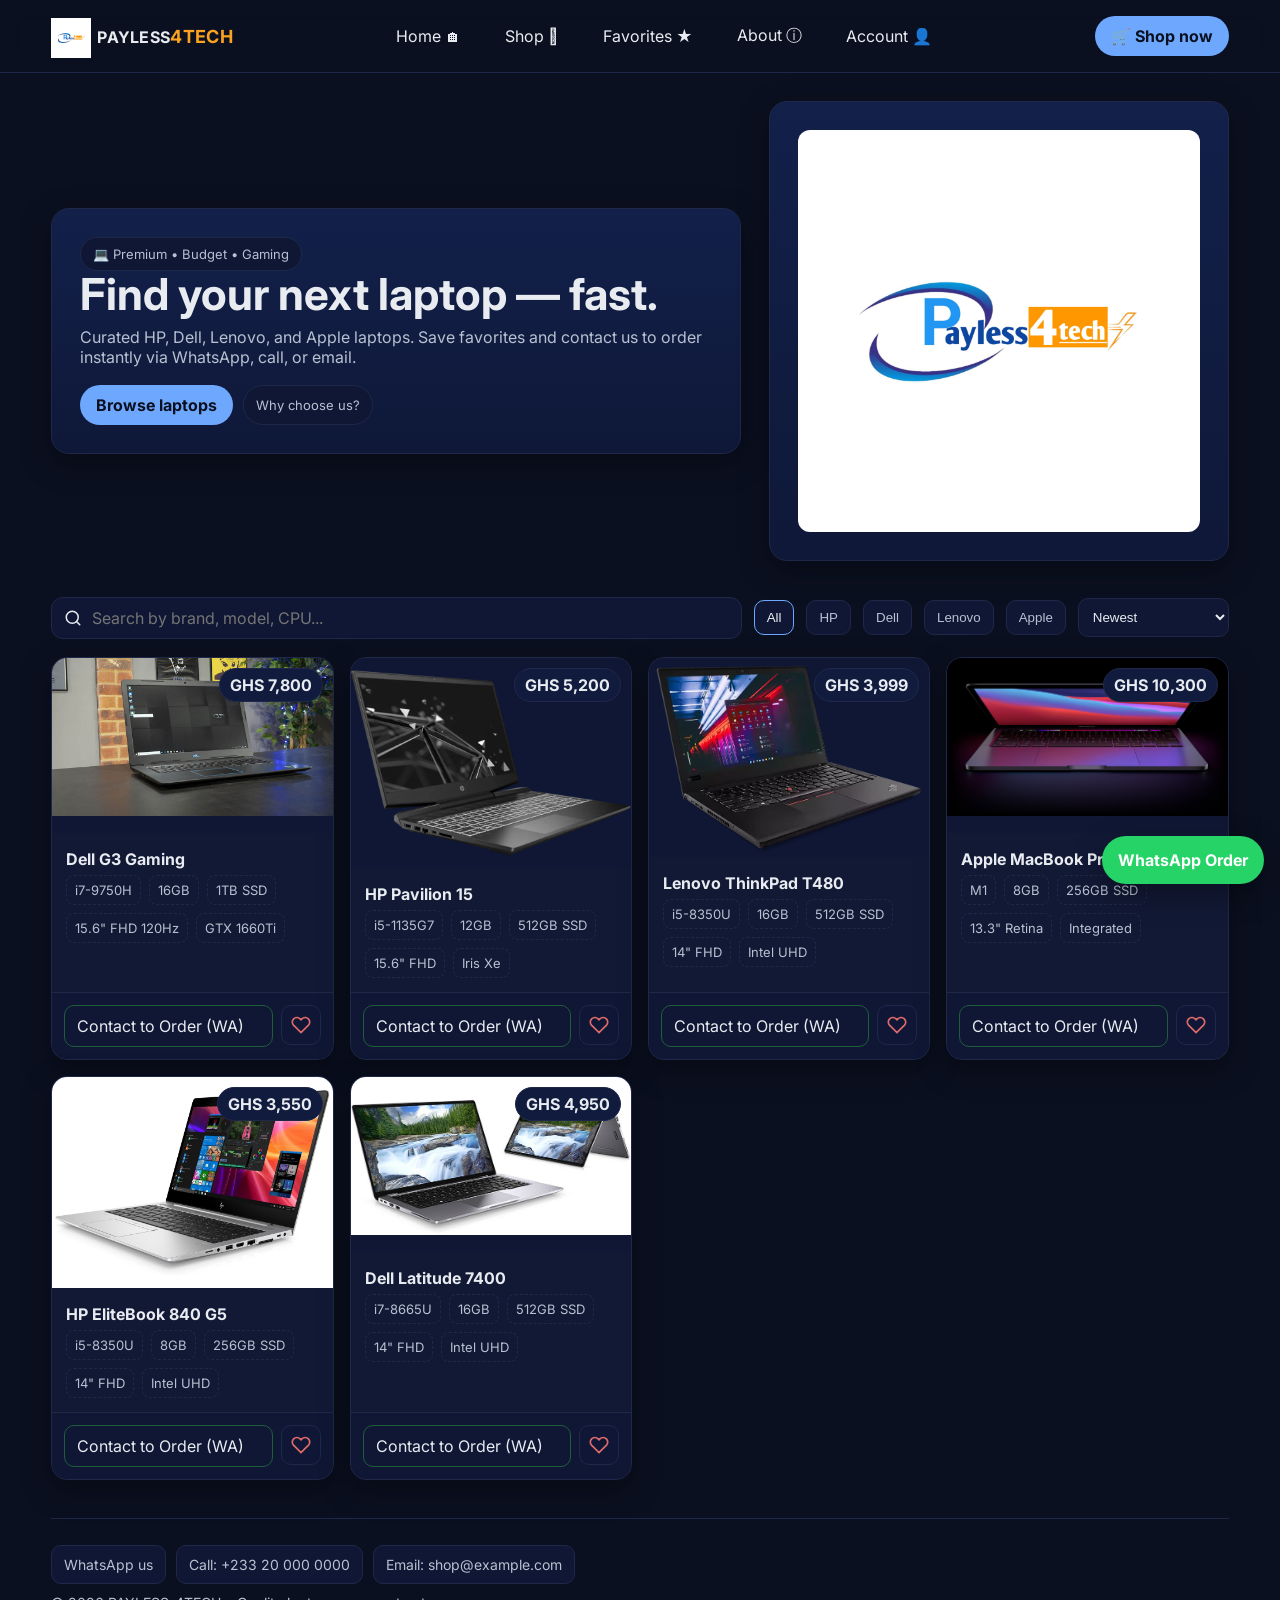
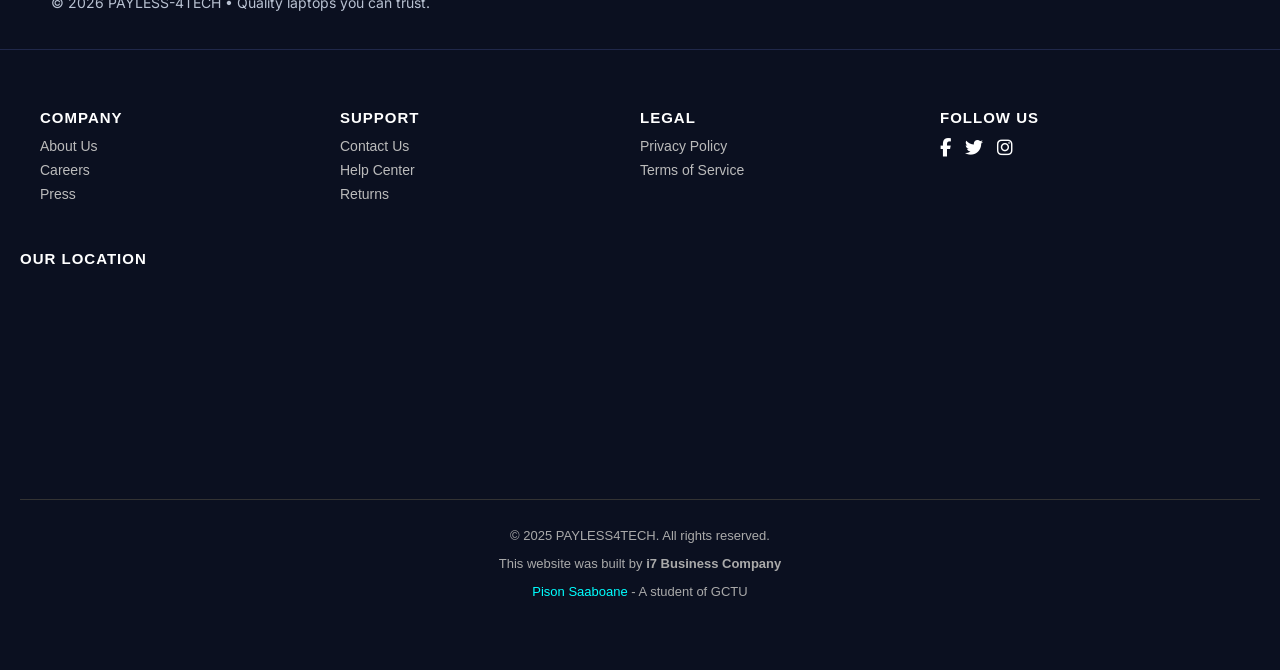
<file: index.html>
<!DOCTYPE html>
<html lang="en">
<head>
  <meta charset="utf-8" />
  <meta name="viewport" content="width=device-width, initial-scale=1" />
  <title>PAYLESS4TECH – Quality Laptops</title>
  <meta name="description" content="Affordable quality laptops – browse, save favorites, and contact to order." />
  <link rel="preconnect" href="https://fonts.googleapis.com">
  <link rel="preconnect" href="https://fonts.gstatic.com" crossorigin>
  <!-- Add this in your <head> to load the icons -->
<link rel="stylesheet" href="https://cdnjs.cloudflare.com/ajax/libs/font-awesome/6.4.0/css/all.min.css">
  <link href="https://fonts.googleapis.com/css2?family=Inter:wght@400;500;600;700&display=swap" rel="stylesheet">
  <style>
    :root{
      --bg: #0b1020;           /* deep navy */
      --panel: #121935;        /* card/bg */
      --muted: #b8c1d1;        /* secondary text */
      --text: #e8ecf1;         /* main text */
      --primary: #6ea8fe;      /* soft blue */
      --accent: #8de1c9;       /* mint */
      --danger: #ff6b6b;       /* red */
      --ok: #36d399;           /* green */
      --border: #20284a;
      --shadow: 0 10px 30px rgba(0,0,0,.35);
      --radius-xl: 18px;
    }
    *{box-sizing:border-box}
    html,body{margin:0;padding:0;background:var(--bg);color:var(--text);font-family:Inter,system-ui,Segoe UI,Roboto,Helvetica,Arial,sans-serif}
    a{color:inherit;text-decoration:none}
    img{max-width:100%;display:block}

    /* Layout */
    .container{width:min(1200px, 92%);margin-inline:auto}
    header{position:sticky;top:0;background:rgba(11,16,32,.75);backdrop-filter: blur(10px);border-bottom:1px solid var(--border);z-index:10}
    .nav{display:flex;align-items:center;justify-content:space-between;padding:14px 0;position:relative}
    .brand{display:flex;gap:10px;align-items:center}
    .logo{width:36px;height:36px;border-radius:10px;display:grid;place-items:center;background:linear-gradient(135deg,var(--primary),var(--accent));color:#0a0f23;font-weight:800}
    .brand-title{font-weight:700;letter-spacing:.3px;}
    .brand-title span {
  font-weight: 700;
  font-size: 18px;
  color: #faa320; /* gold for 4TECH */
}

  .logo a {
  display: inline-block;
  height: 40px;
  width: 40px;
  background: url("images/payless4techlogo.jpg") no-repeat center center;
  background-size: contain;
  text-indent: -9999px;  /* hides the text when logo loads */
}

.logo a::before {
  content: "PL"; /* fallback text */
  color: #333;   /* show only if image fails */
  text-indent: 0;
}



    .nav-links{display:flex;gap:14px;align-items:center}
    .nav-links a{padding:10px 14px;border-radius:999px;border:1px solid transparent}
    .nav-links a:hover{border-color:var(--border);background:#6c8bfc}
    .btn-primary{background:var(--primary);color:#0b1020;font-weight:700;border-radius:999px;padding:10px 16px}
    .btn-primary:hover{filter:brightness(2.05)}

    /* Mobile menu */
    .menu-toggle{display:none;cursor:pointer;font-size:22px;padding:6px 8px;border-radius:8px}
    @media(max-width:560px){
      .nav-links{display:none;flex-direction:column;gap:0;position:absolute;top:64px;right:12px;background:#0f1734;border:1px solid var(--border);border-radius:12px;overflow:hidden;min-width:160px;z-index:40}
      .nav-links a{display:block;padding:12px 16px;border-bottom:1px solid var(--border)}
      .nav-links a:last-child{border-bottom:none}
      .nav-links.show{display:flex}
      .menu-toggle{display:block;color:var(--text);background:#0f1734;border:1px solid transparent}
      .btn-primary{display:none} /* hide CTA on small screens to save space */
    }

    /* Hero */
    .hero{display:grid;grid-template-columns:1.2fr .8fr;gap:28px;align-items:center;padding:28px 0 18px}
    .hero-card{background:linear-gradient(180deg,#12204a 0%, #0f1838 100%);border:1px solid var(--border);border-radius:var(--radius-xl);padding:28px;box-shadow:var(--shadow)}
    .hero h1{font-size:clamp(26px, 3.5vw, 44px);line-height:1.06;margin:0 0 10px}
    .hero p{color:var(--muted);margin:0 0 18px}
    .hero .actions{display:flex;gap:10px;flex-wrap:wrap}
    .badge{display:inline-flex;gap:8px;align-items:center;padding:8px 12px;border-radius:999px;border:1px solid var(--border);background:#0f1734;color:var(--muted);font-size:13px}

    /* Filters */
    .toolbar{display:flex;gap:12px;flex-wrap:wrap;align-items:center;margin:18px 0}
    .search{flex:1;min-width:220px;display:flex;align-items:center;gap:10px;background:#0f1734;border:1px solid var(--border);border-radius:12px;padding:10px 12px}
    .search input{all:unset;color:var(--text);flex:1}
    .chip{padding:9px 12px;border:1px solid var(--border);border-radius:10px;color:var(--muted);cursor:pointer;background:#0f1734}
    .chip.active{border-color:var(--primary);color:var(--text)}
    .select{background:#0f1734;border:1px solid var(--border);color:var(--text);border-radius:10px;padding:10px}

    /* Grid */
    .grid{display:grid;grid-template-columns:repeat(4,1fr);gap:16px}
    @media (max-width:1000px){.hero{grid-template-columns:1fr}.grid{grid-template-columns:repeat(2,1fr)}}
    @media (max-width:560px){.grid{grid-template-columns:1fr}}

    .card{background:var(--panel);border:1px solid var(--border);border-radius:16px;overflow:hidden;box-shadow:var(--shadow);display:flex;flex-direction:column}
    .thumb{aspect-ratio:16/10;background:#0f1734;position:relative}
    .price-tag{position:absolute;right:10px;top:10px;background:#101b3d;border:1px solid var(--border);padding:6px 10px;border-radius:999px;font-weight:700}
    .content{padding:14px}
    .title{font-weight:700;margin:2px 0 6px}
    .specs{display:flex;gap:8px;flex-wrap:wrap;color:var(--muted);font-size:13px}
    .spec{padding:6px 8px;border:1px dashed var(--border);border-radius:8px}
    .card-actions{margin-top:auto;display:flex;gap:8px;padding:12px;border-top:1px solid var(--border);background:#0f1734}
    .btn{flex:1;padding:10px 12px;border-radius:10px;border:1px solid var(--border);background:#0f1734;color:var(--text);cursor:pointer}
    .btn:hover{filter:brightness(1.08)}
    .btn.whatsapp{border-color:#1f5e3a}
    .fav{width:40px;height:40px;border-radius:10px;border:1px solid var(--border);display:grid;place-items:center;background:#101736;cursor:pointer}
    .fav.active{border-color:var(--danger)}
    .fav svg{width:20px;height:20px;fill:none;stroke:#e06b6b}
    .fav.active svg{fill:#ff6b6b;stroke:#ff6b6b}

    /* Footer */
    footer{margin:38px 0 18px;padding-top:16px;border-top:1px solid var(--border);color:var(--muted);font-size:14px}
    .contact-row{display:flex;gap:10px;flex-wrap:wrap;margin:10px 0}
    .contact-row a{padding:10px 12px;border-radius:10px;border:1px solid var(--border);background:#0f1734}

    /* Floating WhatsApp */
    .float-wa{position:fixed;right:16px;bottom:16px;background:#25D366;color:white;border-radius:999px;padding:14px 16px;font-weight:700;box-shadow:var(--shadow);z-index:50}
  </style>
</head>
<body>
  <header>
  <div class="container nav">
    <div class="brand">
      <div class="logo"><a href="index.html">PL</a></div>
      <div class="brand-title">PAYLESS<span>4TECH</span></div>
    </div>

    <!-- Mobile toggle -->
    <div class="menu-toggle" id="menuToggle" aria-label="Toggle menu" aria-expanded="false">☰</div>

    <!-- Nav links (will be filled by JS) -->
    <nav class="nav-links" id="navLinks" aria-label="primary"></nav>

    <!-- Call-to-action button -->
    <a class="btn-primary" href="PAYLESS4TECH-shop.html">🛒 Shop now</a>
  </div>
</header>

  <main class="container">
    <!-- Hero -->
    <section class="hero" aria-labelledby="hero-title">
      <div class="hero-card">
        <span class="badge">💻 Premium • Budget • Gaming</span>
        <h1 id="hero-title">Find your next laptop — fast.</h1>
        <p>Curated HP, Dell, Lenovo, and Apple laptops. Save favorites and contact us to order instantly via WhatsApp, call, or email.</p>
        <div class="actions">
          <a class="btn-primary" href="PAYLESS4TECH-shop.html">Browse laptops</a>
          <a class="badge" href="about.html">Why choose us?</a>
        </div>
      </div>
      <div class="hero-card" style="display:grid;place-items:center">
        <img src="images/payless4techlogo.jpg" alt="Sleek laptop on desk" style="border-radius:12px"/>
      </div>
    </section>

    <!-- Toolbar / Filters -->
    <section class="toolbar" id="shop" aria-label="filters">
      <div class="search" role="search">
        <svg width="18" height="18" viewBox="0 0 24 24" fill="none" stroke="currentColor" stroke-width="2" stroke-linecap="round" stroke-linejoin="round"><circle cx="11" cy="11" r="8"></circle><line x1="21" y1="21" x2="16.65" y2="16.65"></line></svg>
        <input id="q" type="text" placeholder="Search by brand, model, CPU..." aria-label="Search products" />
      </div>
      <button class="chip active" data-brand="all">All</button>
      <button class="chip" data-brand="HP">HP</button>
      <button class="chip" data-brand="Dell">Dell</button>
      <button class="chip" data-brand="Lenovo">Lenovo</button>
      <button class="chip" data-brand="Apple">Apple</button>
      <select class="select" id="sort">
        <option value="new">Newest</option>
        <option value="low">Price: Low to High</option>
        <option value="high">Price: High to Low</option>
      </select>
    </section>

    <!-- Grid -->
    <section class="grid" id="productGrid" aria-live="polite"></section>

    <!-- Footer / Contact -->
    <footer>
      <div class="contact-row">
        <a id="waFooter" href="https://wa.me/233200000000?text=Hello%20PAYLESS4TECH%2C%20I%20want%20to%20order" target="_blank" rel="noopener">WhatsApp us</a>
        <a href="tel:+233200000000">Call: +233 20 000 0000</a>
        <a href="mailto:shop@example.com">Email: shop@example.com</a>
      </div>
      <div>© <span id="year"></span> PAYLESS-4TECH • Quality laptops you can trust.</div>
    </footer>
  </main>

  <!-- Floating WhatsApp CTA -->
  <a class="float-wa" id="waFloat" href="https://wa.me/233200000000?text=Hello%20LappyHub%2C%20I%20want%20to%20order" target="_blank" rel="noopener">WhatsApp Order</a>

  <!-- ===== Company Info Footer ===== -->
<div id="footer-placeholder"></div>

<script>
  document.addEventListener("DOMContentLoaded", () => {
    fetch("footer.html")
      .then(res => res.text())
      .then(data => {
        document.getElementById("footer-placeholder").innerHTML = data;
      });
  });
</script>


  <script>
    // Toggle menu for mobile
    const menuToggle = document.getElementById('menuToggle');
    const navLinks = document.getElementById('navLinks');
    menuToggle.addEventListener('click', ()=>{
      const expanded = menuToggle.getAttribute('aria-expanded') === 'true';
      menuToggle.setAttribute('aria-expanded', String(!expanded));
      navLinks.classList.toggle('show');
    });
    // Now the Account button in your navbar is dynamic:
    // If a user is logged in → clicking it sends them to user-account.html.
    // If not logged in → clicking it sends them to login/register.
    document.addEventListener("DOMContentLoaded", () => {
    const user = localStorage.getItem("paylessUser");
    const accountLink = document.getElementById("accountLink");
    if (accountLink) {
    if (user) {
      accountLink.href = "PAYLESS4TECH-Useraccount.html"; // redirect to logged-in account page
    } else {
      accountLink.href = "PAYLESS4TECH-Account.html"; // stay login/register page
    }
    }
  });

    // ==== CONFIG – replace these with your client's real contacts ====
    const CONTACT = {
      whatsapp: '233200000000', // Ghana format without '+'
      phone: '+233200000000',
      email: 'shop@example.com',
      businessName: 'PAYLESS4TECH'
    };

    // ==== PRODUCTS SOURCE ====
// Load products from localStorage (admin uploads)
let PRODUCTS = JSON.parse(localStorage.getItem("paylessProducts") || "[]");

// If no products yet, fall back to sample data
if (PRODUCTS.length === 0) {
  PRODUCTS = [
    {id:'p1', brand:'HP',    model:'EliteBook 840 G5', cpu:'i5-8350U', ram:'8GB',  storage:'256GB SSD', gpu:'Intel UHD', screen:'14" FHD', price:3550, currency:'GHS', img: 'images/hp-elitebook-840G5.jpg', created: 20240725},
    {id:'p2', brand:'Dell',  model:'Latitude 7400',   cpu:'i7-8665U', ram:'16GB', storage:'512GB SSD', gpu:'Intel UHD', screen:'14" FHD', price:4950, currency:'GHS', img:'images/dell-latitude-7400.jpg', created: 20240720},
    {id:'p3', brand:'Lenovo',model:'ThinkPad T480',   cpu:'i5-8350U', ram:'16GB', storage:'512GB SSD', gpu:'Intel UHD', screen:'14" FHD', price:3999, currency:'GHS', img:'images/lenovo-laptop-thinkpad-t480.jpg', created: 20240810},
    {id:'p4', brand:'Apple', model:'MacBook Pro 13',  cpu:'M1',       ram:'8GB',  storage:'256GB SSD', gpu:'Integrated', screen:'13.3" Retina', price:10300, currency:'GHS', img:'images/applemacbookpro13-m1.jpg', created: 20240805},
    {id:'p5', brand:'HP',    model:'Pavilion 15',     cpu:'i5-1135G7',ram:'12GB', storage:'512GB SSD', gpu:'Iris Xe',   screen:'15.6" FHD', price:5200, currency:'GHS', img:'images/hp-pavilion-15.jpg', created: 20240901},
    {id:'p6', brand:'Dell',  model:'G3 Gaming',       cpu:'i7-9750H', ram:'16GB', storage:'1TB SSD',   gpu:'GTX 1660Ti',screen:'15.6" FHD 120Hz', price:7800, currency:'GHS', img:'images/dell-g3-gaming-laptop.jpg', created: 20240910}
  ];
}

// --- Normalize products so every product has brand/model/id/price/created ---
function normalizeProduct(p) {
  return {
    id: p.id || ("p" + (Date.now() + Math.floor(Math.random()*1000))),
    name: p.name || (p.brand ? `${p.brand} ${p.model || ""}`.trim() : (p.model || "")),
    desc: p.desc || p.description || "",
    brand: (p.brand || (p.name||"").split(" ")[0] || "").toString(),
    model: p.model || "",
    price: (typeof p.price === "number") ? p.price : parseFloat(p.price) || 0,
    currency: p.currency || "GHS",
        // If product has multiple images (images[]), use the first one for home/shop
    img: (p.images && p.images.length > 0) ? p.images[0] : (p.img || "images/placeholder.png"),
    created: p.created || Date.now(),
    cpu: p.cpu || "",
    ram: p.ram || "",
    storage: p.storage || "",
    screen: p.screen || "",
    gpu: p.gpu || "",
    subcat: p.subcat || ""
  };
}

// Use a stable products source for filtering/rendering
const ALL_PRODUCTS = (PRODUCTS || []).map(normalizeProduct);


    // ==== Favorites (localStorage) ====
    // Favorites tied to logged-in user
function getFavKey() {
  const user = JSON.parse(localStorage.getItem("paylessUser"));
  return user ? "favorites_" + user.email : "favorites_guest";
}
const getFavs = () => new Set(JSON.parse(localStorage.getItem(getFavKey()) || '[]'));
const saveFavs = (set) => localStorage.setItem(getFavKey(), JSON.stringify(Array.from(set)));


    // ==== Helpers ====
    const fmt = (price, cur='GHS') => new Intl.NumberFormat(undefined,{style:'currency',currency:cur, maximumFractionDigits:0}).format(price);
    const el = (tag, cls) => { const n = document.createElement(tag); if(cls) n.className = cls; return n; };
    const qa = (sel,root=document)=>Array.from(root.querySelectorAll(sel));

    // ================= TRUNCATE TEXT =================
function truncateText(text, limit) {
  if (!text) return "";
  return text.length > limit ? text.substring(0, limit) + "…" : text;
}

    // ==== Render Grid ====
    const grid = document.getElementById('productGrid');
    const searchInput = document.getElementById('q');
    const sortSel = document.getElementById('sort');

    function render(products){
  grid.innerHTML = '';
  const favs = getFavs();

  products.forEach(p=>{
    const card = el('article','card');

    // ✅ make card clickable to open details
    card.addEventListener('click', (e) => {
      // Prevent conflict if the user clicks "favorite" button
      if (!e.target.closest('button')) {
        localStorage.setItem("selectedProductId", p.id);
        window.location.href = "product-details.html";
      }
    });

    const thumb = el('div','thumb');
        const img = el('img');
    // Always show the first image if images[] exists, otherwise fall back to p.img
    img.src = (p.images && p.images.length > 0) ? p.images[0] : p.img;
    img.alt = `${p.brand} ${p.model}`;
    thumb.appendChild(img);


    const price = el('div','price-tag'); 
    price.textContent = fmt(p.price, p.currency); 
    thumb.appendChild(price);

    const content = el('div','content');
const title = el('div','title'); 
title.textContent = p.name || `${p.brand || ""} ${p.model || ""}`;

// ✅ Short description (truncated for home)
if (p.desc) {
  const shortDesc = el('div','short-desc');
  shortDesc.textContent = truncateText(p.desc, 60); // limit to ~60 chars
  content.appendChild(shortDesc);
}

const specs = el('div','specs');
;['cpu','ram','storage','screen','gpu'].forEach(k=>{
  const s=el('span','spec'); 
  s.textContent=p[k]; 
  specs.appendChild(s);
});

content.appendChild(title); 
content.appendChild(specs);

    const actions = el('div','card-actions');

    const contactBtn = el('a','btn whatsapp');
    const msg = encodeURIComponent(`Hello ${CONTACT.businessName}, I'm interested in ${p.brand} ${p.model} (${p.ram}, ${p.storage}). Price?`);
    contactBtn.href = `https://wa.me/${CONTACT.whatsapp}?text=${msg}`;
    contactBtn.target = '_blank'; 
    contactBtn.rel='noopener';
    contactBtn.textContent = 'Contact to Order (WA)';

    const favBtn = el('button','fav'+(favs.has(p.id)?' active':''));
    favBtn.innerHTML = '<svg viewBox="0 0 24 24" stroke-width="2"><path d="M20.84 4.61a5.5 5.5 0 0 0-7.78 0L12 5.67l-1.06-1.06a5.5 5.5 0 0 0-7.78 7.78l1.06 1.06L12 21.23l7.78-7.78 1.06-1.06a5.5 5.5 0 0 0 0-7.78z"></path></svg>';
    favBtn.title = 'Save to favorites';

    favBtn.addEventListener('click',(ev)=>{
      ev.stopPropagation(); // ✅ stop card click
      const set = getFavs();
      if(set.has(p.id)) set.delete(p.id); else set.add(p.id);
      saveFavs(set);
      favBtn.classList.toggle('active');
    });

    actions.appendChild(contactBtn);
    actions.appendChild(favBtn);

    card.appendChild(thumb); 
    card.appendChild(content); 
    card.appendChild(actions);

    grid.appendChild(card);
  });
}

// function applyFilters
    function applyFilters(){
  const term = (searchInput?.value || '').trim().toLowerCase();
  const activeBrand = (document.querySelector('.chip.active')?.dataset.brand || 'all').toLowerCase();
  let list = ALL_PRODUCTS.slice();

  // Brand filter (case-insensitive) — also match brand substring inside name
  if (activeBrand !== 'all') {
    list = list.filter(p => {
      const brandVal = (p.brand || "").toString().toLowerCase();
      const nameVal = (p.name || "").toString().toLowerCase();
      return brandVal === activeBrand || nameVal.includes(activeBrand);
    });
  }

  // Search across many fields (name, desc, brand, model, specs)
  if (term) {
    list = list.filter(p => {
      const text = `${p.name} ${p.desc} ${p.brand} ${p.model} ${p.cpu} ${p.ram} ${p.storage}`.toLowerCase();
      return text.includes(term);
    });
  }

  // Sorting
  if (sortSel && sortSel.value === 'low') list.sort((a,b)=>a.price - b.price);
  else if (sortSel && sortSel.value === 'high') list.sort((a,b)=>b.price - a.price);
  else list.sort((a,b)=>b.created - a.created);

  render(list);
}


   

    // Search + sort
    searchInput.addEventListener('input', applyFilters);
    sortSel.addEventListener('change', applyFilters);

    // Contacts wiring
    function wireContacts(){
      const baseMsg = encodeURIComponent(`Hello ${CONTACT.businessName}, I want to order a laptop.`);
      document.getElementById('waFooter').href = `https://wa.me/${CONTACT.whatsapp}?text=${baseMsg}`;
      document.getElementById('waFloat').href = `https://wa.me/${CONTACT.whatsapp}?text=${baseMsg}`;
      document.querySelectorAll('footer a[href^="tel:"]')[0].href = `tel:${CONTACT.phone}`;
      document.querySelectorAll('footer a[href^="mailto:"]')[0].href = `mailto:${CONTACT.email}`;
    }

    // Init
    document.getElementById('year').textContent = new Date().getFullYear();
    wireContacts();
    applyFilters();

    // React to favorites changes across pages
window.addEventListener("storage", (e) => {
  if (e.key && e.key.startsWith("favorites_")) {
    // Reload or re-render the page section
    if (typeof applyFilters === "function") {
      applyFilters(); // shop/home: re-renders products with updated Save buttons
    }
    if (typeof renderFavorites === "function") {
      renderFavorites(); // favorites page
    }
    if (typeof renderUserFavorites === "function") {
      renderUserFavorites(); // useraccount page
    }
  }
});

// Build nav dynamically
  function buildNav(user) {
    const navLinks = document.getElementById("navLinks");
    navLinks.innerHTML = `
      <a href="index.html">Home 🏠︎</a>
      <a href="PAYLESS4TECH-shop.html">Shop 𖠩</a>
      <a href="favorites.html" id="favLink">Favorites ★</a>
      <a href="about.html">About ⓘ</a>
    `;

    if (user) {
      if (user.role === "admin") {
        navLinks.innerHTML += `<a href="PAYLESS4TECH-Admin-dashboard.html">Admin Dashboard 🛡️</a>`;
      } else {
        navLinks.innerHTML += `<a href="PAYLESS4TECH-Useraccount.html">Profile 𖨆</a>`;
      }
      navLinks.innerHTML += `<a href="#" onclick="logout()">Logout ⤷ </a>`;
    } else {
      navLinks.innerHTML += `<a href="PAYLESS4TECH-Account.html">Account 👤</a>`;
    }

    // Highlight active page
    const current = window.location.pathname.split("/").pop();
    [...navLinks.querySelectorAll("a")].forEach(link => {
      if (link.getAttribute("href") === current || 
          (link.getAttribute("href") === "#" && current === "")) {
        link.classList.add("active");
      }
    });
  }

  // Run after DOM loads
  document.addEventListener("DOMContentLoaded", () => {
    const user = JSON.parse(localStorage.getItem("paylessUser"));
    buildNav(user);

     // attach chip handlers (after DOM ready)
  document.querySelectorAll('.chip').forEach(chip => {
    chip.addEventListener('click', () => {
      document.querySelectorAll('.chip').forEach(c => c.classList.remove('active'));
      chip.classList.add('active');
      applyFilters();
    });
  });

  // initial render using normalized list
  applyFilters();

    // Mobile toggle
    const menuToggle = document.getElementById("menuToggle");
    const navLinks = document.getElementById("navLinks");
    menuToggle.addEventListener("click", () => {
      navLinks.classList.toggle("open");
    });
  });

  // Logout function
  function logout() {
    localStorage.removeItem("paylessUser");
    alert("Logged out!");
    window.location.href = "index.html";
  }
  </script>
</body>
</html>
</file>
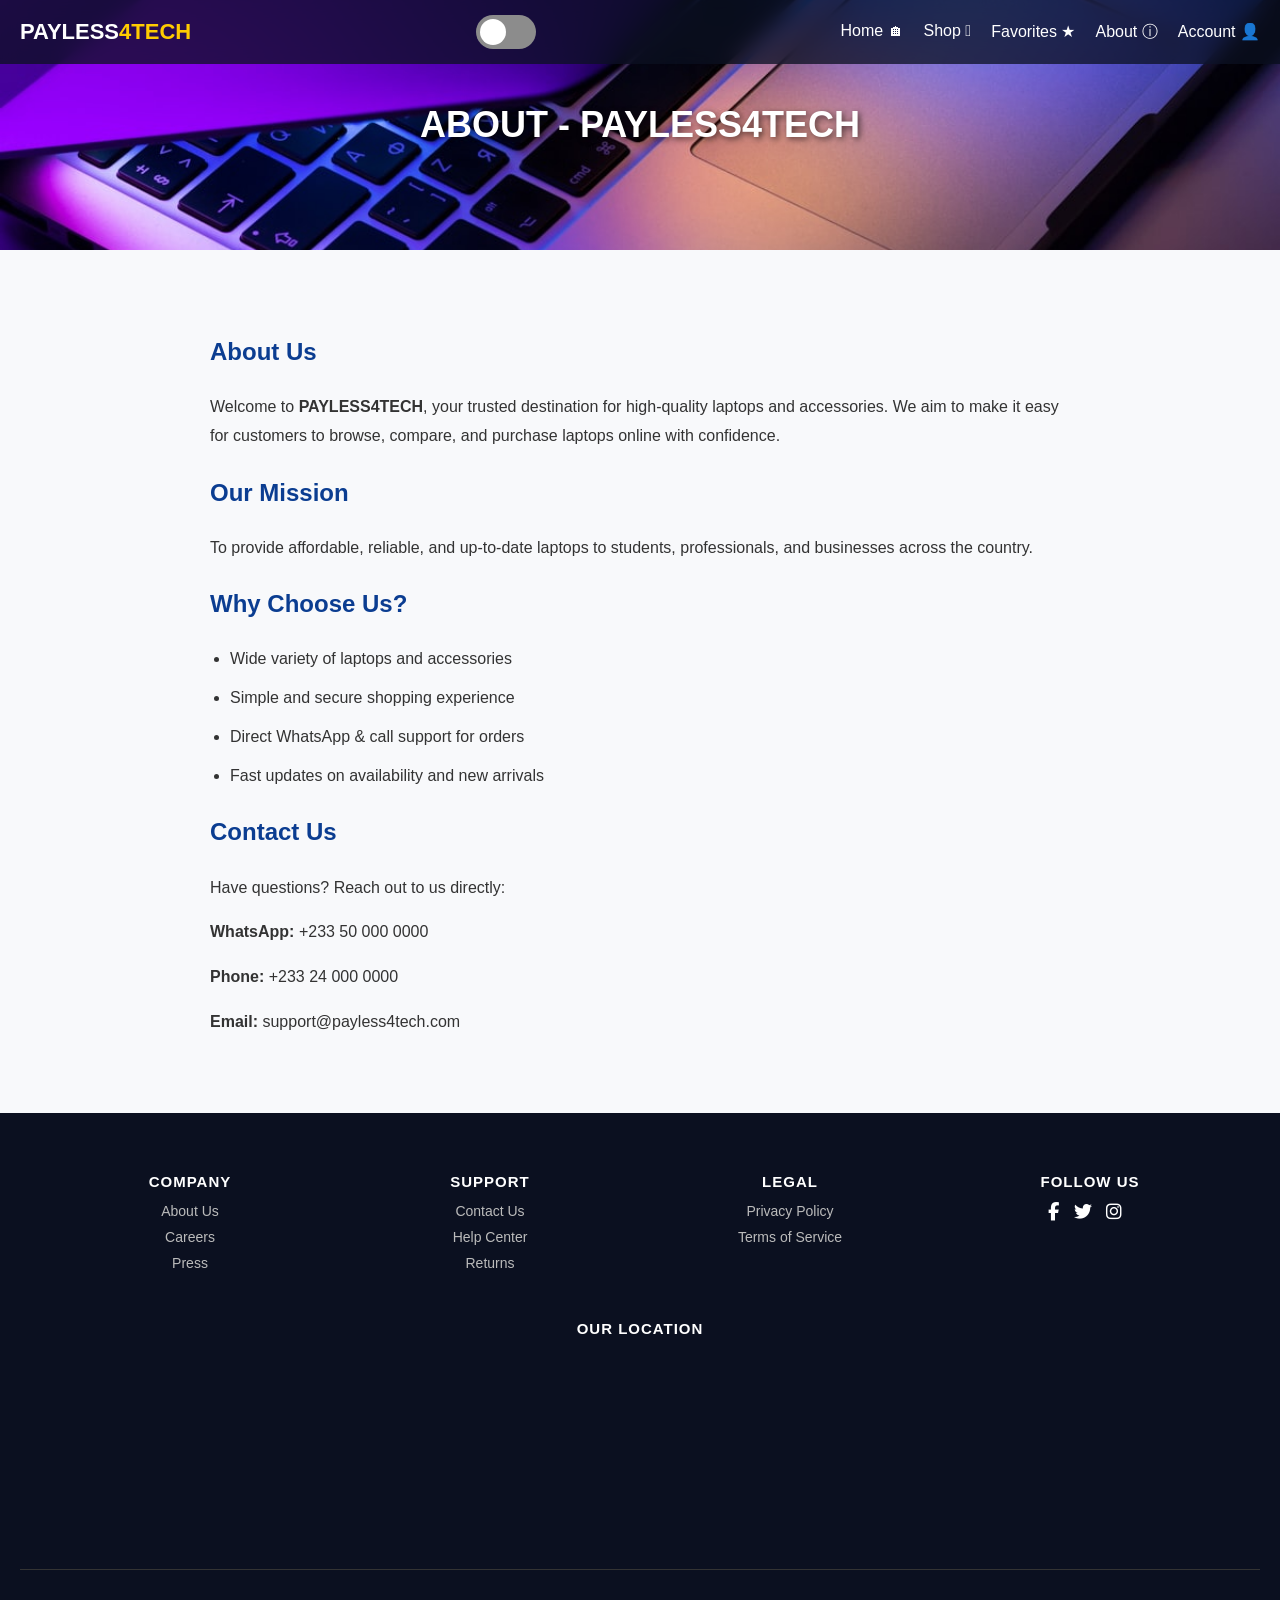
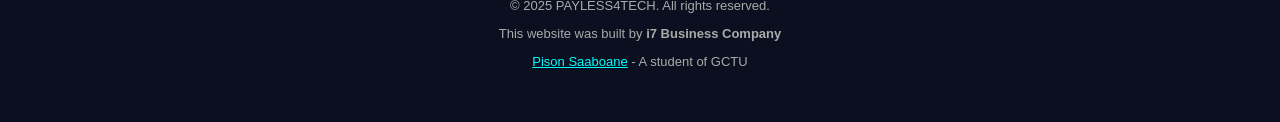
<file: about.html>
<!DOCTYPE html>
<html lang="en">
<head>
  <meta charset="UTF-8">
  <meta name="viewport" content="width=device-width, initial-scale=1.0">
  <!-- this in your <head> to load the icons -->
<link rel="stylesheet" href="https://cdnjs.cloudflare.com/ajax/libs/font-awesome/6.4.0/css/all.min.css">
  <title>About Us | PAYLESS4TECH</title>
  <link rel="stylesheet" href="darkmode-style.css"> <!-- your main CSS file -->
  <style>
    body {
      margin: 0;
      font-family: Arial, sans-serif;
      background: #f8f9fb;
      color: #333;
      /* keep header inside the viewport */
* { box-sizing: border-box; }
html, body { overflow-x: hidden; }  /* stops horizontal creep */
    }
    header {
      background: rgba(11,16,32,.75);
  color: #fff;
  display: flex;
  backdrop-filter: blur(10px);
  justify-content: space-between;
  align-items: center;
  padding: 15px 20px;
  position: fixed;  
  top: 0;
  left: 0;
  width: 100%;
  z-index: 1000;      /* make sure it’s above other content */
    }
    header .logo {
      font-size: 22px;
      font-weight: bold;
    }
    header .logo span {
      color: #ffcc00;
    }
    nav {
      display: flex;
    }
    nav a {
      color: #fff;
      margin-left: 20px;
      text-decoration: none;
      font-size: 16px;
    }
    nav a.active {
      border-bottom: 2px solid #ffcc00;
      padding-bottom: 2px;
    }
    /* Hamburger */
    .hamburger {
      display: none;
      flex-direction: column;
      cursor: pointer;
    }
    .hamburger div {
      width: 25px;
      height: 3px;
      background: #fff;
      margin: 4px 0;
    }
    /* Mobile nav */
    .mobile-nav {
      display: none;
      flex-direction: column;
      background: #0b3d91;
      position: absolute;
      top: 60px;
      right: 0;
      width: 200px;
      padding: 10px;
    }
    .mobile-nav a {
      color: #fff;
      margin: 10px 0;
      text-decoration: none;
      font-size: 16px;
    }
    .about-banner {
      width: 100%;
      height: 250px;
      background: url("images/background.jpg") no-repeat center center/cover;
      display: flex;
      align-items: center;
      justify-content: center;
      color: white;
      font-size: 36px;
      font-weight: bold;
      text-shadow: 2px 2px 6px rgba(0,0,0,0.6);
    }
    .about-page {
      max-width: 900px;
      margin: 40px auto;
      padding: 20px;
      line-height: 1.8;
    }
    .about-page h1, .about-page h2 {
      color: #0b3d91;
    }
    .about-page ul {
      margin: 15px 0;
      padding-left: 20px;
    }
    .about-page ul li {
      margin-bottom: 10px;
    }
    footer {
      background: #0b3d91;
      color: white;
      text-align: center;
      padding: 15px;
      margin-top: 30px;
    }
    /* Responsive */
    @media (max-width: 768px) {
      nav {
        display: none;
      }
      .hamburger {
        display: flex;
      }
      .mobile-nav {
        display: none;
      }
    }
  </style>
</head>
<body>

  <!-- ===== Header / Nav ===== -->
<header>
  <div class="logo">PAYLESS<span>4TECH</span></div>
  
  <label class="switch">
  <input type="checkbox" id="themeToggle" onclick="toggleTheme()">
  <span class="slider"></span>
</label>
<script src="darkmode.js"></script>

  <!-- Desktop Nav -->
  <nav id="mainNav"></nav>

  <div class="hamburger" onclick="toggleMenu()">
    <div></div>
    <div></div>
    <div></div>
  </div>


  <!-- Mobile Nav -->
  <div class="mobile-nav" id="mobileNav"></div>
</header>

  <!-- ===== Banner ===== -->
  <div class="about-banner">
    ABOUT - PAYLESS4TECH 
  </div>

  <!-- ===== Main About Section ===== -->
  <main class="about-page">
    <section class="about-intro">
      <h1>About Us</h1>
      <p>Welcome to <strong>PAYLESS4TECH</strong>, your trusted destination for high-quality laptops and accessories. 
      We aim to make it easy for customers to browse, compare, and purchase laptops online with confidence.</p>
    </section>

    <section class="about-details">
      <h2>Our Mission</h2>
      <p>To provide affordable, reliable, and up-to-date laptops to students, professionals, and businesses across the country.</p>

      <h2>Why Choose Us?</h2>
      <ul>
        <li>Wide variety of laptops and accessories</li>
        <li>Simple and secure shopping experience</li>
        <li>Direct WhatsApp & call support for orders</li>
        <li>Fast updates on availability and new arrivals</li>
      </ul>
    </section>

    <section class="about-contact">
      <h2>Contact Us</h2>
      <p>Have questions? Reach out to us directly:</p>
      <p><strong>WhatsApp:</strong> +233 50 000 0000</p>
      <p><strong>Phone:</strong> +233 24 000 0000</p>
      <p><strong>Email:</strong> support@payless4tech.com</p>
    </section>
  </main>

  <!-- ===== Footer Placeholder ===== -->
<div id="footer-placeholder"></div>

  <script>
    function toggleMenu() {
      const nav = document.getElementById('mobileNav');
      nav.style.display = nav.style.display === 'flex' ? 'none' : 'flex';
    }

    // Now the Account button in your navbar is dynamic:
    // If a user is logged in → clicking it sends them to user-account.html.
    // If not logged in → clicking it sends them to login/register.
    document.addEventListener("DOMContentLoaded", () => {
    const user = localStorage.getItem("paylessUser");
    const accountLink = document.getElementById("accountLink");
    if (accountLink) { // <-- check if element exists
    if (user) {
      accountLink.href = "PAYLESS4TECH-Useraccount.html"; // redirect to logged-in account page
    } else {
      accountLink.href = "PAYLESS4TECH-Account.html"; // stay login/register page
    }
  }
  });

   // Toggle mobile menu
  function toggleMenu() {
    const nav = document.getElementById("mobileNav");
    nav.style.display = nav.style.display === "flex" ? "none" : "flex";
  }

  // Build nav dynamically (desktop + mobile)
  function buildNav(container, user) {
    container.innerHTML = `
      <a href="index.html">Home 🏠︎</a>
      <a href="PAYLESS4TECH-shop.html">Shop 𖠩</a>
      <a href="favorites.html">Favorites ★</a>
      <a href="about.html">About ⓘ</a>
    `;

    if (user) {
      if (user.role === "admin") {
        container.innerHTML += `<a href="PAYLESS4TECH-Admin-dashboard.html">Admin Dashboard 🛡️</a>`;
      } else {
        container.innerHTML += `<a href="PAYLESS4TECH-Useraccount.html">Profile 𖨆</a>`;
      }
      container.innerHTML += `<a href="#" onclick="logout()">Logout ⤷</a>`;
    } else {
      container.innerHTML += `<a href="PAYLESS4TECH-Account.html">Account 👤</a>`;
    }
  }

  // Run after page loads
  document.addEventListener("DOMContentLoaded", () => {
    const user = JSON.parse(localStorage.getItem("paylessUser"));
    const mainNav = document.getElementById("mainNav");
    const mobileNav = document.getElementById("mobileNav");

    buildNav(mainNav, user);
    buildNav(mobileNav, user);
  });

  // Logout function
  function logout() {
    localStorage.removeItem("paylessUser");
    alert("Logged out!");
    window.location.href = "index.html";
  }

  fetch("footer.html")
    .then(response => response.text())
    .then(data => {
      document.getElementById("footer-placeholder").innerHTML = data;
    })
    .catch(error => console.error("Error loading footer:", error));
  </script>

</body>
</html>
</file>
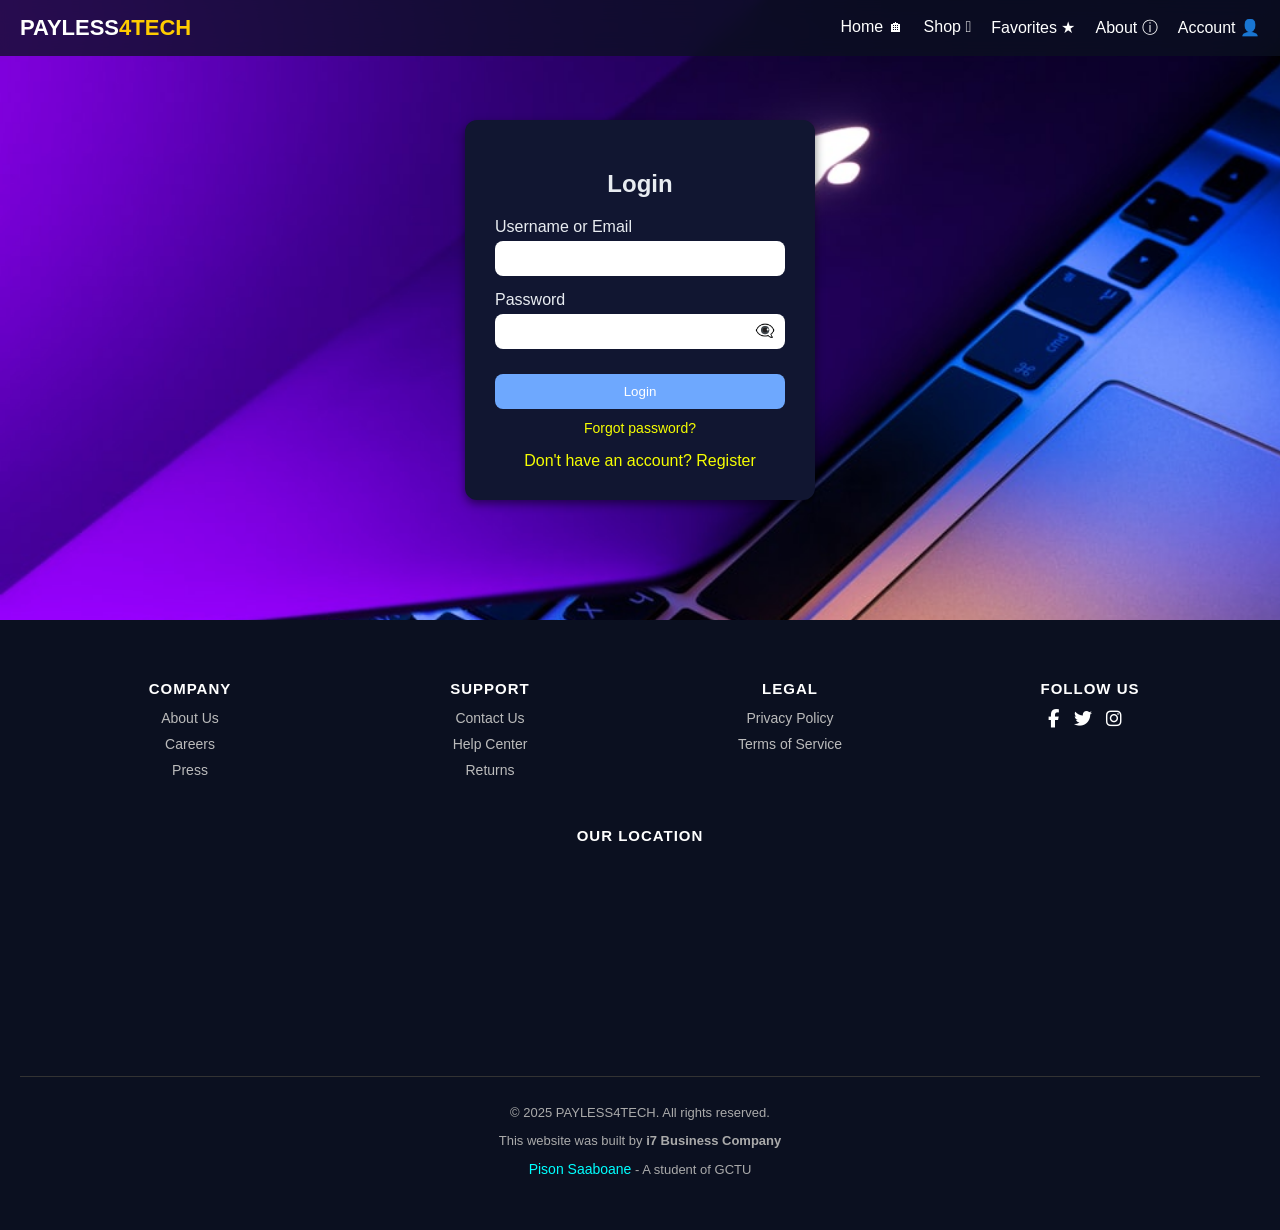
<file: favorites.html>
<!DOCTYPE html>
<html lang="en">
<head>
  <meta charset="UTF-8">
  <meta name="viewport" content="width=device-width, initial-scale=1.0">
  <!-- Add this in your <head> to load the icons -->
<link rel="stylesheet" href="https://cdnjs.cloudflare.com/ajax/libs/font-awesome/6.4.0/css/all.min.css">
  <title>My Favorites - PayLess</title>
  <style>
    body {
      font-family: Arial, sans-serif;
      background: #0b1020;
      background-size: cover;
      color: #e8ecf1;
      flex-direction: column;
      margin: 0;
      /* keep header inside the viewport */
* { box-sizing: border-box; }
html, body { overflow-x: hidden; }  /* stops horizontal creep */

    }
    /* ===== Header / Nav ===== */
header {
  background:rgba(11,16,32,.75);
  backdrop-filter: blur(10px);
  color: #fff;
  display: flex;
  justify-content: space-between;
  align-items: center;
  padding: 15px 20px;
  position: fixed;  
  top: 0;
  left: 0;
  width: 100%;
  z-index: 1000;      /* make sure it’s above other content */
}

header .logo {
  font-size: 22px;
  font-weight: bold;
}

header .logo span {
  color: #ffcc00;
}

nav {
  display: flex;
}

nav a {
  color: #fff;
  margin-left: 20px;
  text-decoration: none;
  font-size: 16px;
}

nav a.active {
  border-bottom: 2px solid #ffcc00;
  padding-bottom: 2px;
}

/* Hamburger (hidden on desktop) */
.hamburger {
  display: none;
  flex-direction: column;
  cursor: pointer;
  padding: 8px;          /* bigger tap area */
  margin-left: auto;     /* sticks to the right inside header */
  z-index: 1100;         /* above dropdown */
}
.hamburger div {
  width: 25px;
  height: 3px;
  background: #fff;
  margin: 4px 0;
  border-radius: 2px;
}


/* Mobile nav (hidden by default) */
.mobile-nav {
  display: none;
  flex-direction: column;
  position: fixed;                   /* was absolute */
  top: 60px;                         /* sits just under the fixed header */
  right: 16px;                       /* pull it inside the screen edge */
  width: min(220px, calc(100vw - 32px)); /* never exceed viewport */
  background: #0b3d91;
  padding: 10px;
  border-radius: 10px;
  box-shadow: 0 12px 24px rgba(0,0,0,.35);
  z-index: 1100;
}
.mobile-nav a {
  color: #fff;
  margin: 10px 0;
  text-decoration: none;
  font-size: 16px;
  white-space: nowrap;               /* links don’t wrap weirdly */
}
footer {
      background: #0b3d91;
      color: white;
      text-align: center;
      padding: 15px;
      margin-top: 30px;
    }

/* Responsive behavior */
@media (max-width: 768px) {
  nav {
    display: none;
  }
  .hamburger {
    display: flex;
  }
}
    .favorites-container {
      max-width: 1000px;
      padding: 20px;
      margin: 120px auto;  /* centers below header */
    }
    h1 {
      text-align: center;
      margin-bottom: 20px;
    }
    .favorites-grid {
      display: grid;
      grid-template-columns: repeat(auto-fit, minmax(250px, 1fr));
      gap: 20px;
    }
    .favorite-item {
      background: var(--panel, #111631);
      padding: 15px;
      border-radius: 12px;
      box-shadow: 0px 2px 6px rgba(0,0,0,0.3);
      text-align: center;
    }
    .favorite-item img {
      width: 100%;
      border-radius: 10px;
      margin-bottom: 10px;
    }
    .favorite-item h3 {
      margin: 10px 0;
      font-size: 18px;
    }
    .favorite-item p {
      font-size: 14px;
      margin-bottom: 5px;
    }

    .favorite-content {
  display: flex;
  align-items: center;
  gap: 20px;
  text-align: left; /* text aligns nicely */
}

.favorite-image img {
  width: 160px;
  height: auto;
  border-radius: 8px;
  object-fit: cover;
}

.favorite-details {
  flex: 1; /* take up remaining space */
}

  </style>
</head>
<body>
  <!-- ===== Header / Nav ===== -->
<header>
  <div class="logo">PAYLESS<span>4TECH</span></div>

  <!-- Desktop Nav -->
  <nav id="mainNav"></nav>

  <div class="hamburger" onclick="toggleMenu()">
    <div></div>
    <div></div>
    <div></div>
  </div>

  <!-- Mobile Nav -->
  <div class="mobile-nav" id="mobileNav"></div>
</header>
  <div class="favorites-container">
    <h2>My Favorites ✩</h2>
    <div id="favoritesList" class="favorites-grid">
      <!-- Favorite items will be loaded here -->
    </div>
  </div>

  <!-- ===== Footer Placeholder ===== -->
<div id="footer-placeholder"></div>
  <script>
  // --- same PRODUCTS array as in shop.js ---
  const PRODUCTS = [
    {id:'p1', category:'Laptop', brand:'HP', model:'EliteBook 840 G5', name:'HP EliteBook 840 G5', cpu:'i5-8350U', ram:'8GB', storage:'256GB SSD', screen:'14" FHD', price:5500, currency:'GHS', img:'images/hp-elitebook.jpg', created:20240725},
    {id:'p2', category:'Laptop', brand:'Dell', model:'Latitude 7400', name:'Dell Latitude 7400', cpu:'i7-8665U', ram:'16GB', storage:'512GB SSD', screen:'14" FHD', price:6200, currency:'GHS', img:'images/dell-latitude.jpg', created:20240720},
    {id:'p3', category:'Laptop', brand:'Lenovo', model:'ThinkPad T480', name:'Lenovo ThinkPad T480', cpu:'i5-8350U', ram:'16GB', storage:'512GB SSD', screen:'14" FHD', price:4999, currency:'GHS', img:'images/lenovo-thinkpad.jpg', created:20240810},
    {id:'p4', category:'Accessory', brand:'HP', model:'Original Charger', name:'HP Original Charger', subcat:'Charger', price:250, currency:'GHS', img:'images/hp-charger.jpg', created:20240901},
    {id:'p5', category:'Accessory', brand:'HP', model:'EliteBook Battery', name:'HP EliteBook Battery', subcat:'Battery', price:450, currency:'GHS', img:'images/hp-battery.jpg', created:20240902},
    {id:'p6', category:'Accessory', brand:'Generic', model:'8GB DDR4 RAM', name:'8GB DDR4 RAM', subcat:'RAM', price:320, currency:'GHS', img:'images/ram-8gb.jpg', created:20240903}
  ];

  // format price helper
  const fmt = (price, cur='GHS') => new Intl.NumberFormat(undefined, {
    style: 'currency',
    currency: cur,
    maximumFractionDigits: 0
  }).format(price);

  // lookup helper (static + admin products)
function getProductById(id) {
  // Load admin products
  const adminProducts = JSON.parse(localStorage.getItem("paylessProducts")) || [];

  // Merge both sources
  const allProducts = [...PRODUCTS, ...adminProducts];

  // Find by id
  return allProducts.find(p => p.id === id);
}


  document.addEventListener("DOMContentLoaded", function () {
    // Ensure user is logged in
    const paylessUser = JSON.parse(localStorage.getItem("paylessUser"));
    if (!paylessUser) {
      alert("Please login or register to view your favorites.");
      window.location.href = "PAYLESS4TECH-Account.html"; 
      return;
    }

    // Load favorites (IDs only)
    let favorites = JSON.parse(localStorage.getItem("favorites_" + paylessUser.email)) || [];
    const favoritesList = document.getElementById("favoritesList");

    if (favorites.length === 0) {
      favoritesList.innerHTML = "<p>You haven’t added any favorites yet.</p>";
      return;
    }

    // Render each favorite using PRODUCTS data
    favorites.forEach(fid => {
      const p = getProductById(fid);
      if (!p) return; // skip missing

      const itemDiv = document.createElement("div");
      itemDiv.classList.add("favorite-item");

      itemDiv.innerHTML = `
  <div class="favorite-content fav-clickable">
  <div class="favorite-image">
    <img src="${(p.images && p.images.length > 0) ? p.images[0] : p.img}" alt="${p.name}">
  </div>
  <div class="favorite-details">
    <h3>${p.name}</h3>
    <p><strong>Price:</strong> ${fmt(p.price, p.currency)}</p>
    <button onclick="removeFromFavorites('${p.id}'); event.stopPropagation();">Remove</button>
  </div>
</div>
`;


// make the whole div clickable → go to details
itemDiv.querySelector('.fav-clickable').addEventListener('click', () => {
  localStorage.setItem("selectedProductId", p.id);
  window.location.href = "product-details.html";
});

      favoritesList.appendChild(itemDiv);
    });
  });

  // Remove favorite and update storage
  function removeFromFavorites(id) {
    const paylessUser = JSON.parse(localStorage.getItem("paylessUser"));
    let favorites = JSON.parse(localStorage.getItem("favorites_" + paylessUser.email)) || [];
    const updatedFavorites = favorites.filter(fid => fid !== id);
    localStorage.setItem("favorites_" + paylessUser.email, JSON.stringify(updatedFavorites));
    location.reload();
  }

  // React to favorites changes across pages
  window.addEventListener("storage", (e) => {
    if (e.key && e.key.startsWith("favorites_")) {
      location.reload(); // simple refresh to update
    }
  });

  // nav
  function toggleMenu() {
  const nav = document.getElementById('mobileNav');
  nav.style.display = nav.style.display === 'flex' ? 'none' : 'flex';
}

// Toggle mobile menu
  function toggleMenu() {
    const nav = document.getElementById("mobileNav");
    nav.style.display = nav.style.display === "flex" ? "none" : "flex";
  }

  // Build nav dynamically (desktop + mobile)
  function buildNav(container, user) {
    container.innerHTML = `
      <a href="index.html">Home 🏠︎</a>
      <a href="PAYLESS4TECH-shop.html">Shop 𖠩</a>
      <a href="favorites.html">Favorites ★</a>
      <a href="about.html">About ⓘ</a>
    `;

    if (user) {
      if (user.role === "admin") {
        container.innerHTML += `<a href="PAYLESS4TECH-Admin-dashboard.html">Admin Dashboard 🛡️</a>`;
      } else {
        container.innerHTML += `<a href="PAYLESS4TECH-Useraccount.html">Profile 𖨆</a>`;
      }
      container.innerHTML += `<a href="#" onclick="logout()">Logout ⤷</a>`;
    } else {
      container.innerHTML += `<a href="PAYLESS4TECH-Account.html">Account 👤</a>`;
    }
  }

  // Run after page loads
  document.addEventListener("DOMContentLoaded", () => {
    const user = JSON.parse(localStorage.getItem("paylessUser"));
    const mainNav = document.getElementById("mainNav");
    const mobileNav = document.getElementById("mobileNav");

    buildNav(mainNav, user);
    buildNav(mobileNav, user);
  });

  // Logout function
  function logout() {
    localStorage.removeItem("paylessUser");
    alert("Logged out!");
    window.location.href = "index.html";
  }

  fetch("footer.html")
    .then(response => response.text())
    .then(data => {
      document.getElementById("footer-placeholder").innerHTML = data;
    })
    .catch(error => console.error("Error loading footer:", error));
</script>
</body>
</html>
</file>
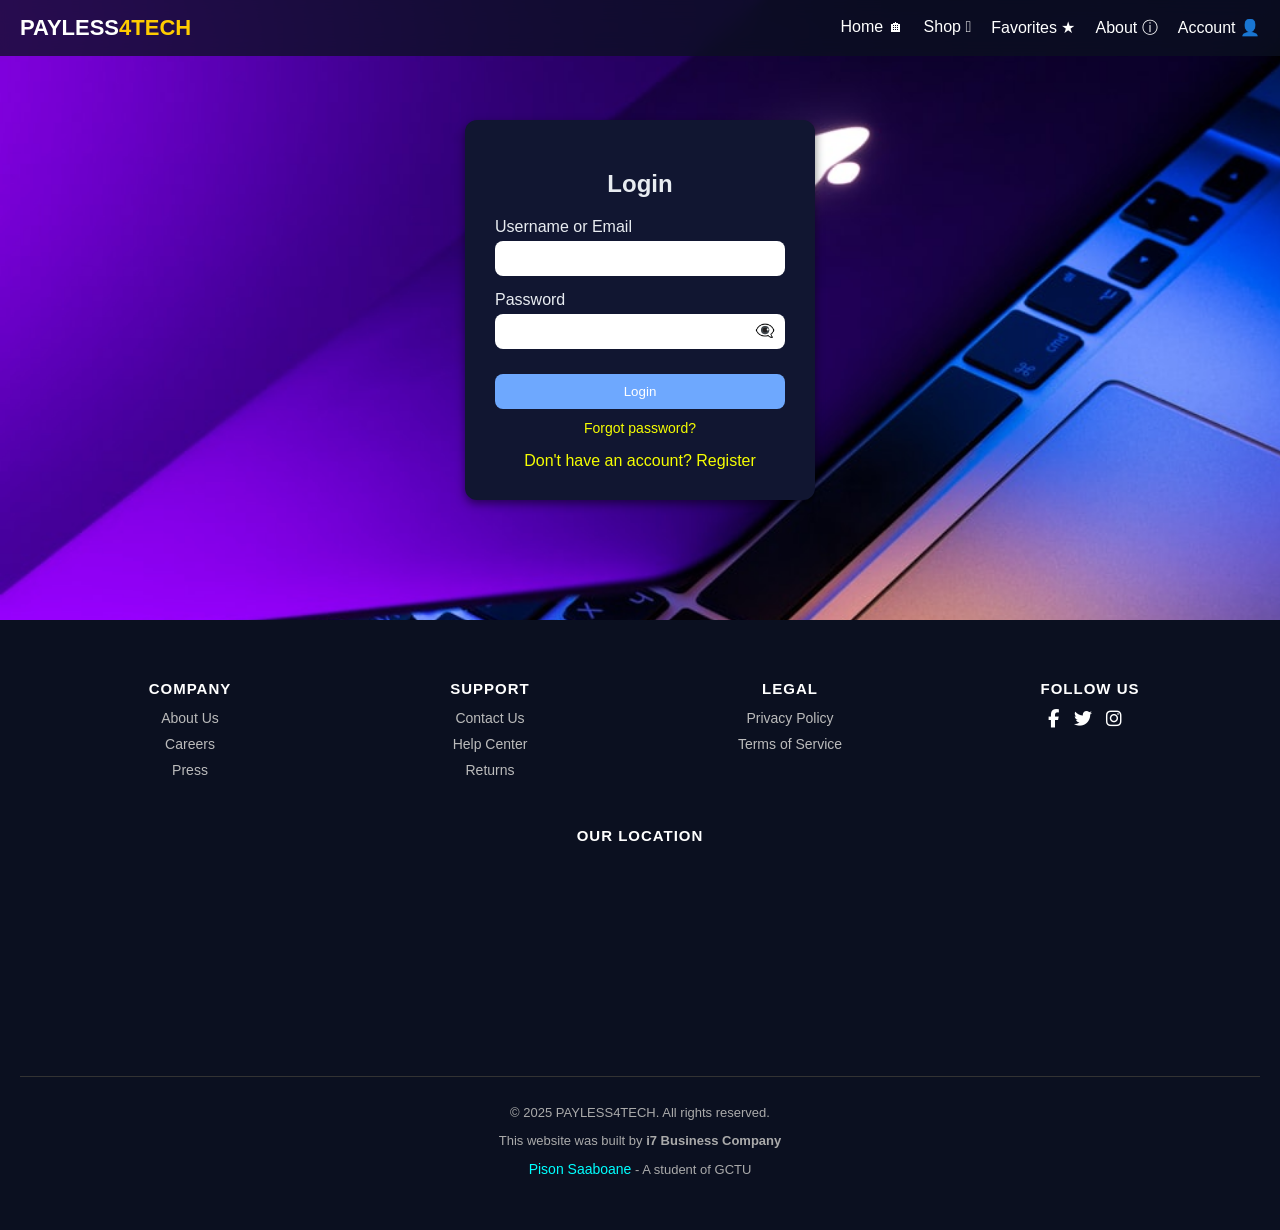
<file: PAYLESS4TECH-Account.html>
<!DOCTYPE html>
<html lang="en">
<head>
  <meta charset="UTF-8">
  <meta name="viewport" content="width=device-width, initial-scale=1.0">
   <!-- Add this in your <head> to load the icons -->
<link rel="stylesheet" href="https://cdnjs.cloudflare.com/ajax/libs/font-awesome/6.4.0/css/all.min.css">
  <meta http-equiv="Cache-Control" content="no-cache, no-store, must-revalidate" />
<meta http-equiv="Pragma" content="no-cache" />
<meta http-equiv="Expires" content="0" />
  <title>Account</title>
  <style>
    body {
      font-family: Arial, sans-serif;
      background: url("images/background.jpg");
      background-size: cover;
      color: #e8ecf1;
      flex-direction: column;
      margin: 0;
      /* keep header inside the viewport */
* { box-sizing: border-box; }
html, body { overflow-x: hidden; }  /* stops horizontal creep */

    }
    /* ===== Header / Nav ===== */
header {
  background:rgba(11,16,32,.75);
  backdrop-filter: blur(10px);
  color: #fff;
  display: flex;
  justify-content: space-between;
  align-items: center;
  padding: 15px 20px;
  position: fixed;  
  top: 0;
  left: 0;
  width: 100%;
  z-index: 1000;      /* make sure it’s above other content */
}

header .logo {
  font-size: 22px;
  font-weight: bold;
}

header .logo span {
  color: #ffcc00;
}

nav {
  display: flex;
}

nav a {
  color: #fff;
  margin-left: 20px;
  text-decoration: none;
  font-size: 16px;
}

nav a.active {
  border-bottom: 2px solid #ffcc00;
  padding-bottom: 2px;
}

/* Hamburger (hidden on desktop) */
.hamburger {
  display: none;
  flex-direction: column;
  cursor: pointer;
  padding: 8px;          /* bigger tap area */
  margin-left: auto;     /* sticks to the right inside header */
  z-index: 1100;         /* above dropdown */
}
.hamburger div {
  width: 25px;
  height: 3px;
  background: #fff;
  margin: 4px 0;
  border-radius: 2px;
}


/* Mobile nav (hidden by default) */
.mobile-nav {
  display: none;
  flex-direction: column;
  position: fixed;                   /* was absolute */
  top: 60px;                         /* sits just under the fixed header */
  right: 16px;                       /* pull it inside the screen edge */
  width: min(220px, calc(100vw - 32px)); /* never exceed viewport */
  background: #0b3d91;
  padding: 10px;
  border-radius: 10px;
  box-shadow: 0 12px 24px rgba(0,0,0,.35);
  z-index: 1100;
}
.mobile-nav a {
  color: #fff;
  margin: 10px 0;
  text-decoration: none;
  font-size: 16px;
  white-space: nowrap;               /* links don’t wrap weirdly */
}
footer {
      background: #0b3d91;
      color: white;
      text-align: center;
      padding: 15px;
      margin-top: 30px;
    }

/* Responsive behavior */
@media (max-width: 768px) {
  nav {
    display: none;
  }
  .hamburger {
    display: flex;
  }
}

    .container {
      background: #111631;
      padding: 30px;
      border-radius: 12px;
      width: 350px;
      box-shadow: 0 4px 10px rgba(0,0,0,0.5);
      margin: 120px auto;  /* centers below header */
    }
    h2 {
      text-align: center;
      margin-bottom: 20px;
    }
    .form-group {
      margin-bottom: 15px;
    }
    label {
      display: block;
      margin-bottom: 5px;
    }
    input {
      width: 100%;
      padding: 10px;
      border: none;
      border-radius: 8px;
      outline: none;
    }
    .btn {
      width: 100%;
      padding: 10px;
      background: #6ea8fe;
      color: #fff;
      border: none;
      border-radius: 8px;
      cursor: pointer;
      margin-top: 10px;
    }
    .btn:hover {
      background: #5a92e8;
    }
    .toggle {
      text-align: center;
      margin-top: 15px;
      cursor: pointer;
      color: #f6fe02;
    }
    .eye {
      position: absolute;
      right: 10px;
      top: 30px;
      cursor: pointer;
    }
    .password-container {
      position: relative;
    }
    a {
      color: #f6fe02;
      font-size: 14px;
      text-decoration: none;
    }
  </style>
</head>
<body>
<!-- ===== Header / Nav ===== -->
<header>
  <div class="logo">PAYLESS<span>4TECH</span></div>

  <!-- Desktop Nav -->
  <nav id="mainNav"></nav>

  <div class="hamburger" onclick="toggleMenu()">
    <div></div>
    <div></div>
    <div></div>
  </div>

  <!-- Mobile Nav -->
  <div class="mobile-nav" id="mobileNav"></div>
</header>


  <div class="container">
    <h2 id="form-title">Login</h2>
    
    <!-- Login Form -->
    <form id="loginForm">
      <div class="form-group">
        <label for="loginUser">Username or Email</label>
        <input type="text" id="loginUser" required>
      </div>
      <div class="form-group password-container">
        <label for="loginPass">Password</label>
        <input type="password" id="loginPass" required>
        <span class="eye" onclick="togglePassword('loginPass')">👁️‍🗨️</span>
      </div>
      <button type="submit" class="btn">Login</button>
      <div style="text-align:center; margin-top:10px;">
        <a href="forgot-password.html">Forgot password?</a>
      </div>
    </form>

    <!-- Register Form -->
<form id="registerForm" style="display:none;">
  <div class="form-group">
    <label for="regEmail">Email Address</label>
    <input type="email" id="regEmail" required>
  </div>
  <div class="form-group">
    <label for="regUser">Username</label>
    <input type="text" id="regUser" required>
  </div>
  <div class="form-group password-container">
    <label for="regPass">Password</label>
    <input type="password" id="regPass" required>
    <span class="eye" onclick="togglePassword('regPass')">👁️‍🗨️</span>
  </div>
  <div class="form-group">
    <label for="regFirst">First Name</label>
    <input type="text" id="regFirst" required>
  </div>
  <div class="form-group">
    <label for="regLast">Last Name</label>
    <input type="text" id="regLast" required>
  </div>
  <div class="form-group">
    <label for="regPhone">Phone Number</label>
    <input type="tel" id="regPhone" required>
  </div>

  <!-- ✅ Admin Secret Code -->
  <div class="form-group">
    <label for="regAdminKey">Admin Code (optional)</label>
    <input type="text" id="regAdminKey" placeholder="Leave empty if not admin">
  </div>

  <button type="submit" class="btn">Register</button>
</form>


    <div class="toggle" onclick="toggleForms()">Don't have an account? Register</div>
  </div>


   <!-- ===== Footer Placeholder ===== -->
<div id="footer-placeholder"></div>

  <script>
   // ---- SEED DEFAULT ADMINS (stored in the same paylessUsers array) ----
(() => {
  const defaultAdmins = [
    { email: "superadmin@payless.com", username: "superadmin", password: "admin123", role: "admin", phone: "0244000001" },
    { email: "admin@example.com", username: "admin", password: "12345", role: "admin", phone: "0244000002" },
    { email: "owner@example.com", username: "owner", password: "67890", role: "admin", phone: "0244000003" }
  ];

  let users = JSON.parse(localStorage.getItem("paylessUsers") || "[]");

  defaultAdmins.forEach(def => {
    if (!users.some(u => u.email === def.email)) {
      users.push(def);
    }
  });

  localStorage.setItem("paylessUsers", JSON.stringify(users));
})();

  function togglePassword(id) {
    const input = document.getElementById(id);
    input.type = input.type === "password" ? "text" : "password";
  }

  function toggleForms() {
    const loginForm = document.getElementById("loginForm");
    const registerForm = document.getElementById("registerForm");
    const formTitle = document.getElementById("form-title");
    const toggleText = document.querySelector(".toggle");

    if (loginForm.style.display === "none") {
      loginForm.style.display = "block";
      registerForm.style.display = "none";
      formTitle.innerText = "Login";
      toggleText.innerText = "Don't have an account? Register";
    } else {
      loginForm.style.display = "none";
      registerForm.style.display = "block";
      formTitle.innerText = "Register";
      toggleText.innerText = "Already have an account? Login";
    }
  }

 // Save to localStorage on register
document.getElementById("registerForm").addEventListener("submit", function(e) {
  e.preventDefault();

  let users = JSON.parse(localStorage.getItem("paylessUsers") || "[]");

  // Check Admin Code
  const ADMIN_SECRET = "MYSECRET123"; // change this
  let role = "user";
  const enteredKey = document.getElementById("regAdminKey").value.trim();
  if (enteredKey === ADMIN_SECRET) {
    role = "admin";
  }

  const newUser = {
    email: document.getElementById("regEmail").value.trim(),
    username: document.getElementById("regUser").value.trim(),
    password: document.getElementById("regPass").value,
    first: document.getElementById("regFirst").value.trim(),
    last: document.getElementById("regLast").value.trim(),
    phone: document.getElementById("regPhone").value.trim(),
    role: role
  };

  // Check if email already exists
  const exists = users.some(u => u.email.toLowerCase() === newUser.email.toLowerCase());
  if (exists) {
    alert("This email is already registered. Please log in.");
    return;
  }

  users.push(newUser);
  localStorage.setItem("paylessUsers", JSON.stringify(users));

  // Log in the new user and go to user account
  localStorage.setItem("paylessUser", JSON.stringify(newUser));
  if (role === "admin") {
    window.location.href = "PAYLESS4TECH-Admin-dashboard.html";
  } else {
    window.location.href = "PAYLESS4TECH-Useraccount.html";
  }
});

// ---- LOGIN CHECK (admins & users together) ----
document.getElementById("loginForm").addEventListener("submit", function(e) {
  e.preventDefault();

  const users = JSON.parse(localStorage.getItem("paylessUsers") || "[]");
  const username = document.getElementById("loginUser").value.trim();
  const password = document.getElementById("loginPass").value;

  const foundUser = users.find(u =>
    (username.toLowerCase() === u.email.toLowerCase() || username === u.username) &&
    password === u.password
  );

  if (!foundUser) {
    alert("Invalid credentials. Try again.");
    return;
  }

  // Save the logged-in account
  localStorage.setItem("paylessUser", JSON.stringify(foundUser));

  // Redirect by role
  if (foundUser.role === "admin") {
    window.location.href = "PAYLESS4TECH-Admin-dashboard.html";
  } else {
    window.location.href = "PAYLESS4TECH-Useraccount.html";
  }
});


 // Toggle mobile menu
  function toggleMenu() {
    const nav = document.getElementById("mobileNav");
    nav.style.display = nav.style.display === "flex" ? "none" : "flex";
  }

  // Build nav dynamically (desktop + mobile)
  function buildNav(container, user) {
    container.innerHTML = `
      <a href="index.html">Home 🏠︎</a>
      <a href="PAYLESS4TECH-shop.html">Shop 𖠩</a>
      <a href="favorites.html">Favorites ★</a>
      <a href="about.html">About ⓘ</a>
    `;

    if (user) {
      if (user.role === "admin") {
        container.innerHTML += `<a href="PAYLESS4TECH-Admin-dashboard.html">Admin Dashboard 🛡️</a>`;
      } else {
        container.innerHTML += `<a href="PAYLESS4TECH-Useraccount.html">Profile 𖨆</a>`;
      }
      container.innerHTML += `<a href="#" onclick="logout()">Logout ⤷</a>`;
    } else {
      container.innerHTML += `<a href="PAYLESS4TECH-Account.html">Account 👤</a>`;
    }
  }

  // Run after page loads
  document.addEventListener("DOMContentLoaded", () => {
    const user = JSON.parse(localStorage.getItem("paylessUser"));
    const mainNav = document.getElementById("mainNav");
    const mobileNav = document.getElementById("mobileNav");

    buildNav(mainNav, user);
    buildNav(mobileNav, user);
  });

  // Logout function
  function logout() {
    localStorage.removeItem("paylessUser");
    alert("Logged out!");
    window.location.href = "index.html";
  }

  fetch("footer.html")
    .then(response => response.text())
    .then(data => {
      document.getElementById("footer-placeholder").innerHTML = data;
    })
    .catch(error => console.error("Error loading footer:", error));

</script>

</body>
</html>
</file>
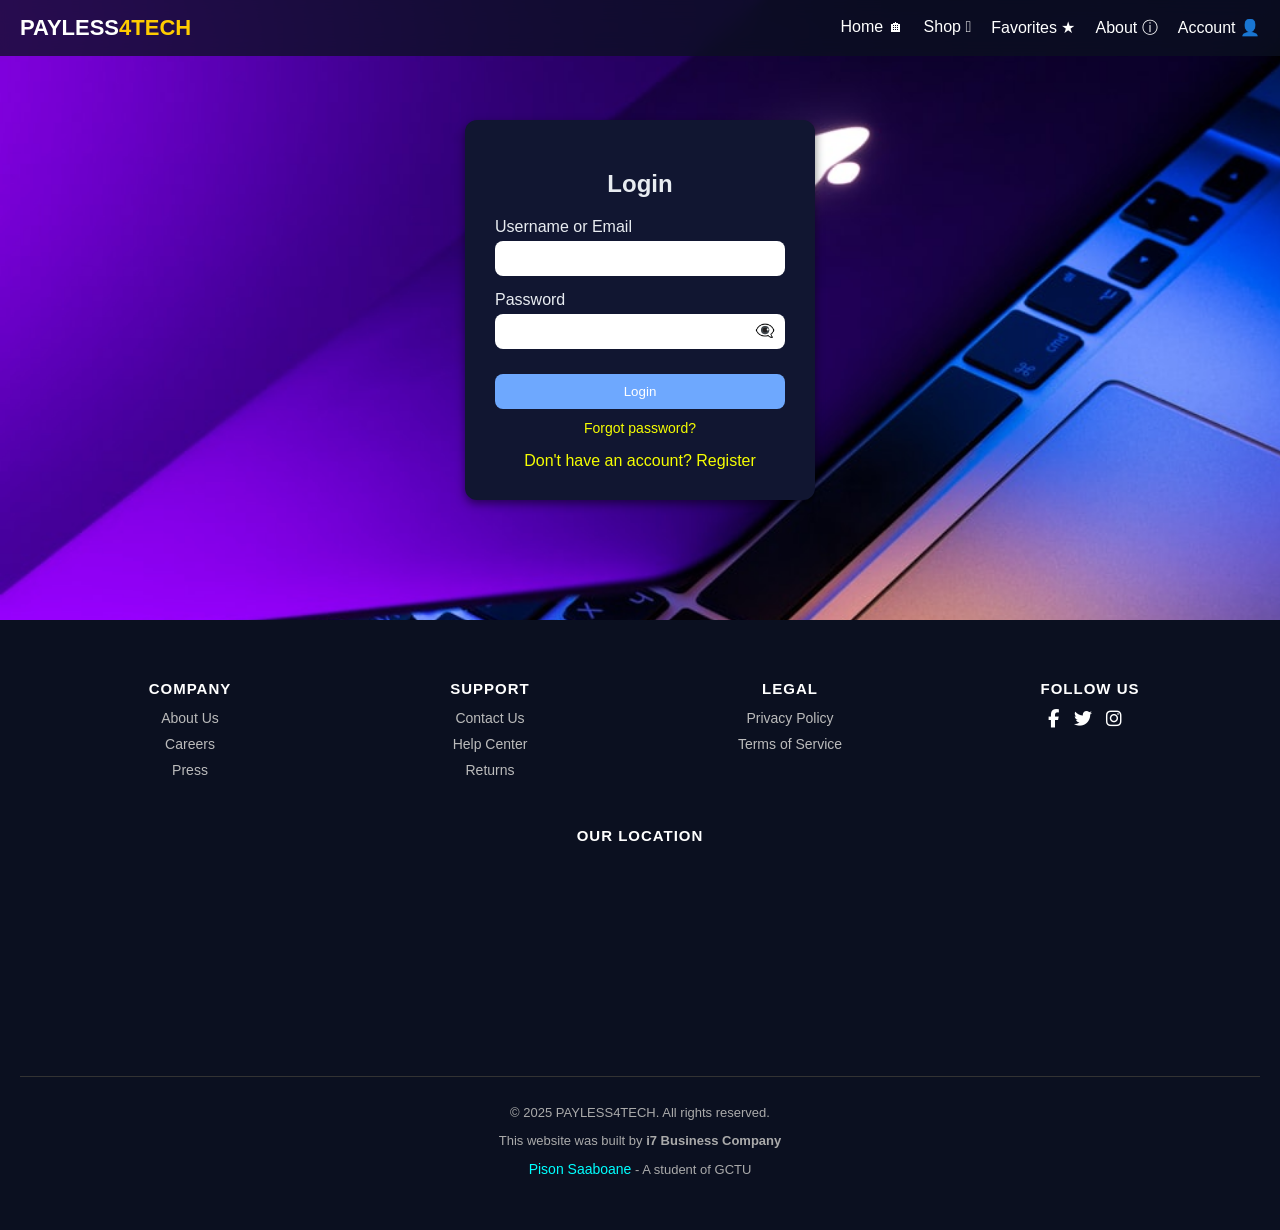
<file: PAYLESS4TECH-Admin-dashboard.html>
<!DOCTYPE html>
<html lang="en">
<head>
  <meta charset="UTF-8">
  <meta http-equiv="Cache-Control" content="no-cache, no-store, must-revalidate" />
   <!-- Add this in your <head> to load the icons -->
<link rel="stylesheet" href="https://cdnjs.cloudflare.com/ajax/libs/font-awesome/6.4.0/css/all.min.css">
<meta http-equiv="Pragma" content="no-cache" />
<meta http-equiv="Expires" content="0" />
  <title>Admin Dashboard</title>
  <style>
   body {
  font-family: Arial, sans-serif;
  background: #111631;
  background-size: cover;
  color: #021731;
  flex-direction: column;
  margin: 0;
}
* { box-sizing: border-box; }
html, body { overflow-x: hidden; }  /* stops horizontal creep */

/* ===== Header / Nav ===== */
header {
  background: rgba(11,16,32,.75);
  color: #fff;
  display: flex;
  backdrop-filter: blur(10px);
  justify-content: space-between;
  align-items: center;
  padding: 15px 20px;
  position: fixed;  
  top: 0;
  left: 0;
  width: 100%;
  z-index: 1000;      /* make sure it’s above other content */
}

header .logo {
  font-size: 22px;
  font-weight: bold;
}

header .logo span {
  color: #ffcc00;
}

nav {
  display: flex;
}

nav a {
  color: #fff;
  margin-left: 20px;
  text-decoration: none;
  font-size: 16px;
}

nav a.active {
  border-bottom: 2px solid #ffcc00;
  padding-bottom: 2px;
}

/* Hamburger (hidden on desktop) */
.hamburger {
  display: none;
  flex-direction: column;
  cursor: pointer;
  padding: 8px;
  margin-left: auto;
  z-index: 1100;
}
.hamburger div {
  width: 25px;
  height: 3px;
  background: #fff;
  margin: 4px 0;
  border-radius: 2px;
}

/* Mobile nav (hidden by default) */
.mobile-nav {
  display: none;
  flex-direction: column;
  position: fixed;
  top: 60px;
  right: 16px;
  width: min(220px, calc(100vw - 32px));
  background: #0b3d91;
  padding: 10px;
  border-radius: 10px;
  box-shadow: 0 12px 24px rgba(0,0,0,.35);
  z-index: 1100;
}
.mobile-nav a {
  color: #fff;
  margin: 10px 0;
  text-decoration: none;
  font-size: 16px;
  white-space: nowrap;
}

footer {
  background: #0b3d91;
  color: white;
  text-align: center;
  padding: 1rem;
  margin-top: 30px;
}

/* Responsive behavior */
@media (max-width: 768px) {
  nav {
    display: none;
  }
  .hamburger {
    display: flex;
  }
}

/* ===== Sidebar ===== */
.sidebar {
  width: 70px; /* collapsed by default */
  background: #111631;
  color: white;
  height: 100vh;
  position: fixed;
  left: 0;
  top: 60px; /* sit under header */
  padding: 15px 10px;
  transition: width 0.3s ease;
  overflow: hidden;
  z-index: 999;
  display: flex;
  flex-direction: column;
  align-items: center;
}

.sidebar.expanded {
  width: 220px; /* expanded */
  align-items: flex-start;
}

.sidebar-toggle {
  align-self: flex-end;
  cursor: pointer;
  margin-bottom: 20px;
  color: #fff;
  font-size: 18px;
}

.sidebar-title {
  text-align: center;
  margin: 10px 0 30px;
  font-size: 16px;
  opacity: 0;
  transition: opacity 0.2s ease;
}
.sidebar.expanded .sidebar-title {
  opacity: 1;
}

.sidebar button {
  width: 100%;
  padding: 10px;
  margin: 5px 0;
  border: none;
  border-radius: 5px;
  background: transparent;
  color: #fff;
  cursor: pointer;
  font-size: 14px;
  display: flex;
  align-items: center;
  transition: background 0.2s;
}
.sidebar button i {
  min-width: 24px;
  text-align: center;
  font-size: 16px;
}

.btn-text {
  margin-left: 10px;
  opacity: 0;
  white-space: nowrap;
  transition: opacity 0.2s ease, transform 0.2s ease;
}
.sidebar.expanded .btn-text {
  opacity: 1;
  transform: translateX(0);
}

.sidebar button:hover {
  background: #6ea8fe;
  color: #111631;
}

/* ===== Main content shifts with sidebar ===== */
.main {
  margin-left: 90px; /* collapsed width */
  transition: margin-left 0.3s ease;
  padding: 20px;
  margin-top: 120px; /* below header */
}
.sidebar.expanded ~ .main {
  margin-left: 240px; /* expanded width */
}

/* ===== Mobile Fix ===== */
@media (max-width: 768px) {
  .sidebar {
    position: relative;
    width: 100%;
    height: auto;
    top: 0;
    margin: 0;
    padding-top: 70px;
  }
  .sidebar .btn-text,
  .sidebar-title {
    opacity: 1; /* always show text on phone */
  }
  .sidebar-toggle {
    display: none; /* no toggle button on phone */
  }
  .main {
    margin-left: 0;
    width: 100%;
    margin-top: 20px;
  }
}

/* ===== Upload form ===== */
.upload-form {
  background: #fff;
  padding: 20px;
  border-radius: 10px;
  box-shadow: 0 2px 5px rgba(0,0,0,0.1);
  margin-bottom: 30px;
}
.upload-form input, .upload-form textarea {
  width: 100%;
  margin: 10px 0;
  padding: 8px;
  border-radius: 5px;
  border: 1px solid #ccc;
  font-size: 14px;
}
.upload-form button {
  background: #36d399;
  color: white;
  border: none;
  padding: 10px 15px;
  border-radius: 5px;
  cursor: pointer;
}
.upload-form button:hover {
  background: #28b17b;
}
.preview {
  margin-top: 10px;
}
.preview img {
  max-width: 150px;
  border-radius: 10px;
  margin-top: 10px;
}

/* ===== Products table ===== */
table {
  width: 100%;
  border-collapse: collapse;
  background: #fff;
  border-radius: 10px;
  overflow: hidden;
  box-shadow: 0 2px 5px rgba(0,0,0,0.1);
}
th, td {
  padding: 12px;
  border-bottom: 1px solid #ddd;
  text-align: center;
}
th {
  background: #111631;
  color: white;
}
tr:hover {
  background: #f9f9f9;
}
.action-btn {
  border: none;
  padding: 6px 10px;
  border-radius: 5px;
  cursor: pointer;
  font-size: 12px;
  margin: 2px;
}
.edit { background: #6ea8fe; color: white; }
.delete { background: #ff6b6b; color: white; }
.save { background: #36d399; color: white; }
.cancel { background: #b8c1d1; color: black; }
 
  </style>
</head>
<body>
  <!-- ===== Header / Nav ===== -->
<header>
  <div class="logo">PAYLESS<span>4TECH</span></div>

  <!-- Desktop Nav -->
  <nav id="mainNav"></nav>

  <div class="hamburger" onclick="toggleMenu()">
    <div></div>
    <div></div>
    <div></div>
  </div>

  <!-- Mobile Nav -->
  <div class="mobile-nav" id="mobileNav"></div>
</header>
<!-- Sidebar -->
<div class="sidebar collapsed" id="sidebar">
  <div class="sidebar-toggle" id="sidebarToggle">
    <i class="fas fa-bars"></i>
  </div>
  <h2 class="sidebar-title">ADMIN</h2>

  <button onclick="showSection('upload')">
    <i class="fas fa-upload"></i>
    <span class="btn-text">Upload Product</span>
  </button>

  <button onclick="showSection('products')">
    <i class="fas fa-boxes"></i>
    <span class="btn-text">Manage Products</span>
  </button>

  <button onclick="showSection('profile')">
    <i class="fas fa-user"></i>
    <span class="btn-text">Profile 👤</span>
  </button>

  <button onclick="showSection('admins')">
    <i class="fas fa-user-shield"></i>
    <span class="btn-text">Manage Admins 🛡️</span>
  </button>

  <button onclick="logout()">
    <i class="fas fa-sign-out-alt"></i>
    <span class="btn-text">Logout</span>
  </button>
</div>



  <div class="main">
    <h1 style="color: white;">Admin Dashboard</h1>

    <!-- Upload Form -->
    <div id="upload" class="upload-form">
      <h2>Upload Product</h2>
      <input type="text" id="productName" placeholder="Product Name">
      <textarea id="productDesc" placeholder="Product Description"></textarea>
      <select id="productCategory" required>
  <option value="">Select Category</option>
  <option value="Laptop">Laptop</option>
  <option value="Accessory">Accessory</option>
  <option value="Phones">Phones</option>
  <option value="Battery">Battery</option>
  <option value="RAM">RAM</option>
</select>

      <input type="number" id="productPrice" placeholder="Price GHS">
      <input type="file" id="productImages" accept="image/*" multiple>
      <div class="preview" id="preview"></div>
      <button onclick="addProduct()">Submit Product</button>
    </div>

    <!-- Product Table -->
    <div id="products" style="display:none;">
      <h2>All Products</h2>
      <table id="productTable">
<thead>
  <tr>
    <th>Image</th>
    <th>Name</th>
    <th>Description</th>
    <th>Price</th>
    <th>Category</th>
    <th>Posted By</th>
    <th>Date Posted</th>
    <th>Actions</th>
  </tr>
</thead>


        <tbody></tbody>
      </table>
    </div>

    <!-- Admin Profile Section -->
<div id="profile" style="display:none; background:#fff; padding:20px; border-radius:10px; box-shadow:0 2px 5px rgba(0,0,0,0.1);">
  <h2>Admin Profile</h2>
  <p><strong>Email:</strong> <span id="adminEmail"></span></p>
  <p><strong>Username:</strong> <span id="adminUsername"></span></p>
  <p><strong>Role:</strong> <span id="adminRole"></span></p>
  <p><strong>Phone:</strong> <span id="adminPhone"></span></p>
</div><!-- Manage Admins Section (only super admin sees this) -->
<div id="admins" style="display:none; background:#fff; padding:20px; border-radius:10px; box-shadow:0 2px 5px rgba(0,0,0,0.1);">
  <h2>Manage Admins</h2>
  <table id="adminTable">
    <thead>
      <tr>
        <th>Email</th>
        <th>Username</th>
        <th>Phone</th>
        <th>Actions</th>
      </tr>
    </thead>
    <tbody></tbody>
  </table>
</div>
  </div>

  <!-- ===== Footer Placeholder ===== -->
<div id="footer-placeholder"></div>

<script>
  document.addEventListener("DOMContentLoaded", () => {
    const sidebar = document.getElementById("sidebar");
    const toggleBtn = document.getElementById("sidebarToggle");

    toggleBtn.addEventListener("click", () => {
      sidebar.classList.toggle("expanded");
    });
  });
</script>

  <script>
let products = []; // ✅ Global so all functions can use it
let productTableBody, previewDiv;

document.addEventListener("DOMContentLoaded", () => {
  // ✅ Secure access: only allow admins
  const user = JSON.parse(localStorage.getItem("paylessUser"));
  if (!user || user.role !== "admin") {
    window.location.href = "PAYLESS4TECH-Account.html";
    return;
  }

  // ✅ Hide Manage Admins if not superadmin
  if (user.email !== "superadmin@payless.com") {
    document.querySelector("button[onclick=\"showSection('admins')\"]").style.display = "none";
  }

  // ✅ Cache DOM elements
  productTableBody = document.querySelector("#productTable tbody");
  previewDiv = document.getElementById("preview");

  // ✅ Load products
  products = JSON.parse(localStorage.getItem("paylessProducts") || "[]");
  renderProducts();

  // ✅ Preview Multiple Images
  document.getElementById("productImages").addEventListener("change", function () {
    previewDiv.innerHTML = "";
    [...this.files].forEach(file => {
      const reader = new FileReader();
      reader.onload = function (e) {
        const img = document.createElement("img");
        img.src = e.target.result;
        img.style.width = "60px";
        img.style.margin = "5px";
        previewDiv.appendChild(img);
      };
      reader.readAsDataURL(file);
    });
  });

  // ✅ Build nav dynamically
  const mainNav = document.getElementById("mainNav");
  const mobileNav = document.getElementById("mobileNav");
  buildNav(mainNav, user);
  buildNav(mobileNav, user);
});

// ---------- Add Product ----------
function addProduct() {
  const name = document.getElementById("productName").value.trim();
  const desc = document.getElementById("productDesc").value.trim();
  const price = document.getElementById("productPrice").value.trim();
  const category = document.getElementById("productCategory").value.trim();
  const imageInput = document.getElementById("productImages");

  if (!name || !desc || !price || !category || !imageInput.files.length) {
    alert("Please fill all fields (including category) and select at least one image.");
    return;
  }

  let images = [];
  let filesProcessed = 0;

  // Read files as data-urls
  [...imageInput.files].forEach(file => {
    const reader = new FileReader();
    reader.onload = function (e) {
      images.push(e.target.result);
      filesProcessed++;
      if (filesProcessed === imageInput.files.length) {
        // current admin
        const currentUser = JSON.parse(localStorage.getItem("paylessUser")) || {};
        const humanDate = new Date().toLocaleString();

        const product = {
          id: "p" + Date.now() + "_" + Math.floor(Math.random() * 1000),
          name,
          desc,
          category,
          price: parseFloat(price),
          currency: "GHS",
          images,
          created: Date.now(),                 // numeric timestamp
          createdBy: currentUser.email || currentUser.username || "unknown",
          createdAt: humanDate                 // human readable
        };

        // persist
        products.push(product);
        localStorage.setItem("paylessProducts", JSON.stringify(products));
        alert("✅ Product uploaded successfully!");
        showSection("products");
        renderProducts();
        clearForm();
      }
    };
    reader.readAsDataURL(file);
  });
}

// ---------- Render Products ----------
function renderProducts() {
  productTableBody.innerHTML = "";
  products = JSON.parse(localStorage.getItem("paylessProducts") || "[]"); // always reload

  products.forEach((p, index) => {
    const descText = p.description || p.desc || "";
    // fallback values
    const postedBy = p.createdBy || p.createdByEmail || "—";
    const createdAt = p.createdAt || (p.created ? new Date(p.created).toLocaleString() : "—");
    const imgSrc = (p.images && p.images[0]) || p.img || "images/placeholder.png";

    const row = document.createElement("tr");
    row.innerHTML = `
      <td><img src="${imgSrc}" width="60" alt=""></td>
      <td contenteditable="false">${p.name || ''}</td>
      <td contenteditable="false">${descText}</td>
      <td contenteditable="false">${p.price}</td>
      <td contenteditable="false">${p.category || ''}</td>
      <td contenteditable="false">${postedBy}</td>
      <td contenteditable="false">${createdAt}</td>
      <td>
        <button class="action-btn edit" onclick="editProduct(this, ${index})">Edit</button>
        <button class="action-btn delete" onclick="deleteProduct(${index})">Delete</button>
      </td>
    `;
    productTableBody.appendChild(row);
  });
}

// ---------- Render Admins ----------
function renderAdmins() {
  const adminTableBody = document.querySelector("#adminTable tbody");
  if (!adminTableBody) return;

  adminTableBody.innerHTML = "";
  let users = JSON.parse(localStorage.getItem("paylessUsers") || "[]");

  const current = JSON.parse(localStorage.getItem("paylessUser")) || {};
  const superAdminEmail = "superadmin@payless.com"; // 👈 your superadmin email

  users.filter(u => u.role === "admin").forEach((a) => {
    const row = document.createElement("tr");

    let actionCell = "";
    if (a.email === superAdminEmail) {
      actionCell = "<em>(Super Admin)</em>";
    } else if (current.email === a.email) {
      actionCell = "<em>(you)</em>";
    } else {
      actionCell = `<button class="action-btn delete" onclick="deleteAdmin('${a.email}')">Delete</button>`;
    }

    row.innerHTML = `
      <td>${a.email}</td>
      <td>${a.username || "N/A"}</td>
      <td>${a.phone || "N/A"}</td>
      <td>${actionCell}</td>
    `;
    adminTableBody.appendChild(row);
  });
}


// ---------- Edit Product ----------
function editProduct(button, index) {
  const row = button.closest("tr");
  const cells = row.querySelectorAll("td");

  if (button.textContent === "Edit") {
    cells[1].contentEditable = true; // Name
    cells[2].contentEditable = true; // Desc
    cells[3].contentEditable = true; // Price

    const currentCategory = cells[4].textContent.trim();
    cells[4].innerHTML = `
      <select class="editCategory">
        <option value="Laptop" ${currentCategory === "Laptop" ? "selected" : ""}>Laptop</option>
        <option value="Accessory" ${currentCategory === "Accessory" ? "selected" : ""}>Accessory</option>
        <option value="Phones" ${currentCategory === "Phones" ? "selected" : ""}>Phones</option>
        <option value="Battery" ${currentCategory === "Battery" ? "selected" : ""}>Battery</option>
        <option value="RAM" ${currentCategory === "RAM" ? "selected" : ""}>RAM</option>
      </select>
    `;
    button.textContent = "Save";
  } else {
    products[index].name = cells[1].textContent.trim();
    products[index].desc = cells[2].textContent.trim();
    products[index].price = parseFloat(cells[3].textContent.trim()) || 0;
    products[index].category = row.querySelector(".editCategory").value;

    localStorage.setItem("paylessProducts", JSON.stringify(products));
    alert("✅ Product updated!");
    renderProducts();
  }
}

// ---------- Delete Product ----------
function deleteProduct(index) {
  if (confirm("Delete this product?")) {
    products.splice(index, 1);
    localStorage.setItem("paylessProducts", JSON.stringify(products));
    renderProducts();
  }
}
// ---------- Delete Admin ----------
function deleteAdmin(email) {
  const currentUser = JSON.parse(localStorage.getItem("paylessUser"));

  // ✅ Only super admin can delete admins
  if (!currentUser || currentUser.email !== "superadmin@payless.com") {
    alert("❌ Only the Super Admin can delete admins.");
    return;
  }

  let users = JSON.parse(localStorage.getItem("paylessUsers") || "[]");
  const index = users.findIndex(u => u.email === email && u.role === "admin");

  if (index !== -1) {
    if (confirm(`Are you sure you want to delete admin: ${email}?`)) {
      users.splice(index, 1);
      localStorage.setItem("paylessUsers", JSON.stringify(users));
      alert("✅ Admin deleted successfully!");
      renderAdmins(); // refresh list
    }
  } else {
    alert("⚠️ Admin not found or already deleted.");
  }
}


// ---------- Helpers ----------
function clearForm() {
  document.getElementById("productName").value = "";
  document.getElementById("productDesc").value = "";
  document.getElementById("productPrice").value = "";
  document.getElementById("productCategory").value = "";
  document.getElementById("productImages").value = "";
  previewDiv.innerHTML = "";
}


function showSection(section) {
  const user = JSON.parse(localStorage.getItem("paylessUser")) || {};

  // ✅ Block access to "admins" section if not superadmin
  if (section === "admins" && user.email !== "superadmin@payless.com") {
    alert("❌ Only the Super Admin can access Manage Admins.");
    return;
  }

  // hide all admin panes
  const panes = ["upload","products","profile","admins"];
  panes.forEach(id => {
    const el = document.getElementById(id);
    if (el) el.style.display = "none";
  });

  // show the requested pane
  const target = document.getElementById(section);
  if (target) target.style.display = "block";

  // If it's profile, load admin data
  if (section === "profile") {
    const admin = JSON.parse(localStorage.getItem("paylessUser"));
    if (admin) {
      document.getElementById("adminEmail").innerText = admin.email || "N/A";
      document.getElementById("adminUsername").innerText = admin.username || "N/A";
      document.getElementById("adminRole").innerText = admin.role || "admin";
      document.getElementById("adminPhone").innerText = admin.phone || "N/A";
    }
  }

  // If it's admins, render admins list
  if (section === "admins") {
    renderAdmins();
  }
}


function toggleMenu() {
  const nav = document.getElementById("mobileNav");
  nav.style.display = nav.style.display === "flex" ? "none" : "flex";
}

function buildNav(container, user) {
  container.innerHTML = `
    <a href="index.html">Home 🏠︎</a>
    <a href="PAYLESS4TECH-shop.html">Shop 𖠩</a>
    <a href="favorites.html">Favorites ★</a>
    <a href="about.html">About ⓘ</a>
  `;
  if (user) {
    if (user.role === "admin") {
      container.innerHTML += `<a href="PAYLESS4TECH-Admin-dashboard.html">Admin Dashboard 🛡️</a>`;
    } else {
      container.innerHTML += `<a href="PAYLESS4TECH-Useraccount.html">Profile 𖨆</a>`;
    }
    container.innerHTML += `<a href="#" onclick="logout()">Logout ⤷</a>`;
  } else {
    container.innerHTML += `<a href="PAYLESS4TECH-Account.html">Account 👤</a>`;
  }
}

function logout() {
  localStorage.removeItem("paylessUser");
  alert("Logged out!");
  window.location.href = "index.html";
}

fetch("footer.html")
    .then(response => response.text())
    .then(data => {
      document.getElementById("footer-placeholder").innerHTML = data;
    })
    .catch(error => console.error("Error loading footer:", error));

// ✅ Keep admin UI in sync if products change in another tab
window.addEventListener("storage", (e) => {
  if (e.key === "paylessProducts") {
    products = JSON.parse(e.newValue || "[]");
    renderProducts();
  }
});

</script>

</body>
</html>
</file>
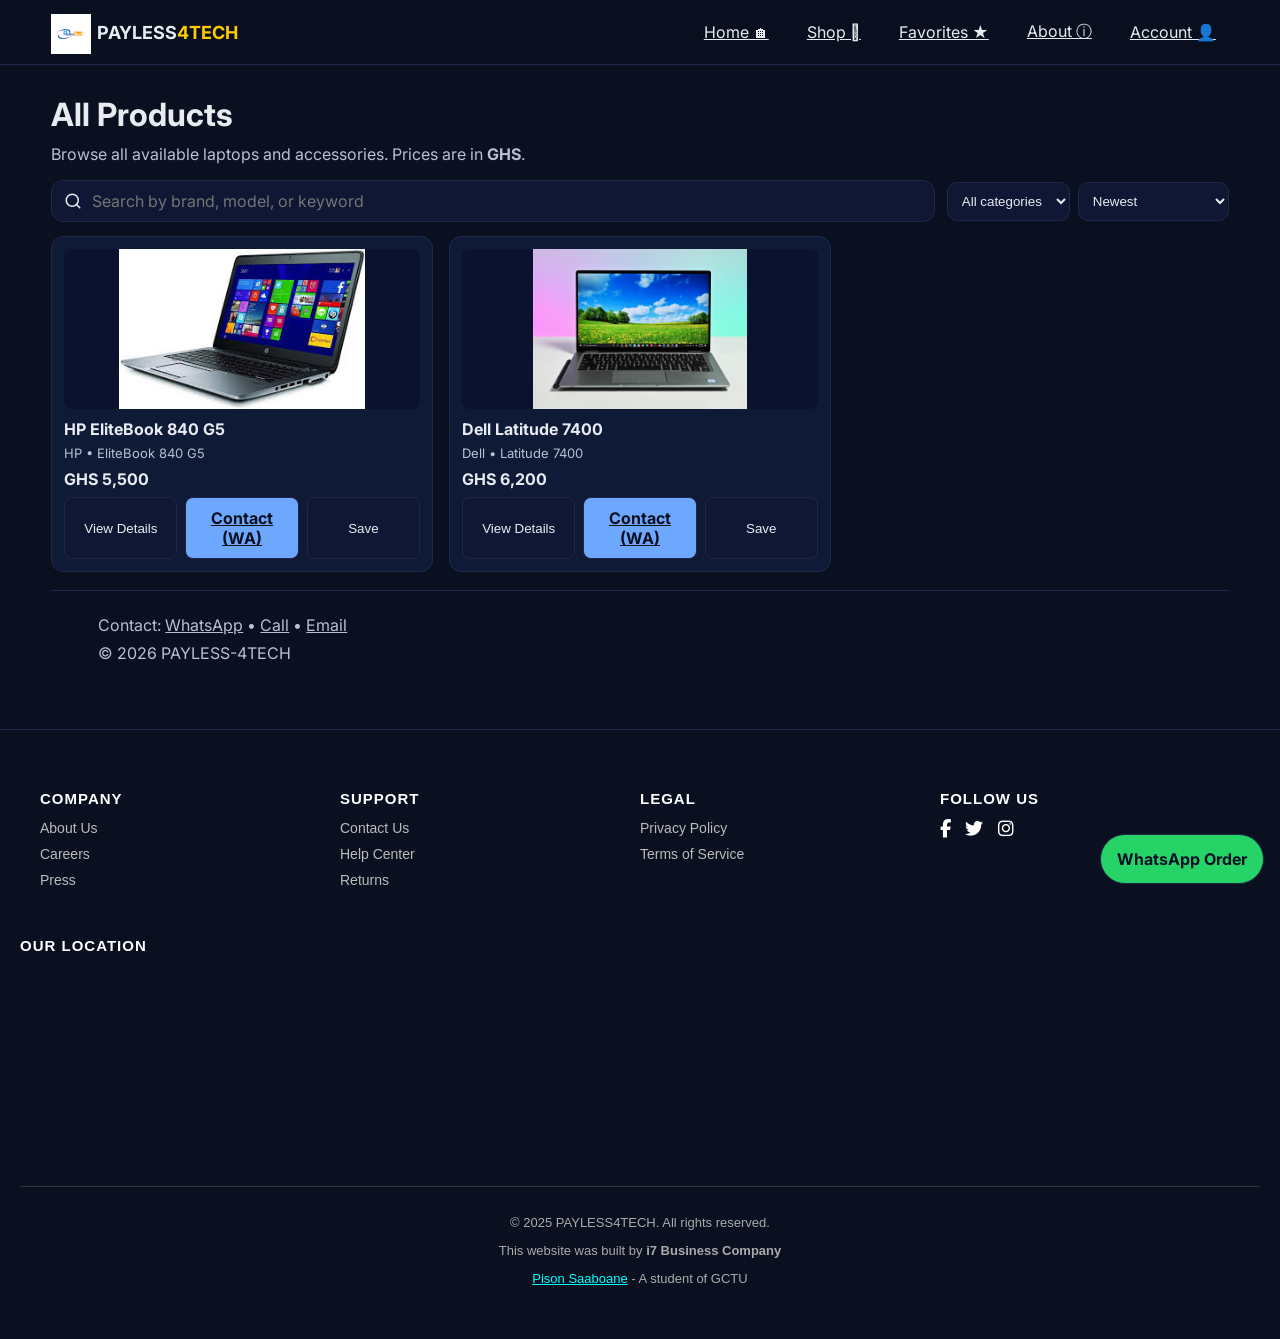
<file: PAYLESS4TECH-shop.html>
<!DOCTYPE html>
<html lang="en">
<head>
  <meta charset="UTF-8" />
  <meta name="viewport" content="width=device-width, initial-scale=1.0" />
  <title>Shop - PAYLESS4TECH</title>
  <meta name="description" content="All products — laptops and accessories. Contact to order via WhatsApp, call or email." />
  <link rel="preconnect" href="https://fonts.googleapis.com">
  <link rel="preconnect" href="https://fonts.gstatic.com" crossorigin>
  <!-- Add this in your <head> to load the icons -->
<link rel="stylesheet" href="https://cdnjs.cloudflare.com/ajax/libs/font-awesome/6.4.0/css/all.min.css">
  <link href="https://fonts.googleapis.com/css2?family=Inter:wght@400;500;600;700&display=swap" rel="stylesheet">
  <style>
    :root{--bg:#0b1020;--panel:#0f1a36;--muted:#b8c1d1;--text:#e8ecf1;--primary:#6ea8fe;--border:#20284a}
    *{box-sizing:border-box}
    body{margin:0;font-family:Inter,system-ui,Segoe UI,Roboto,Arial;background:var(--bg);color:var(--text)}
    a{color:inherit}
    img{max-width:100%;display:block}

    .container{width:min(1200px,92%);margin-inline:auto}
    header{background:rgba(11,16,32,.9);backdrop-filter:blur(6px);border-bottom:1px solid var(--border);position:sticky;top:0;z-index:10}
    .nav{display:flex;align-items:center;justify-content:space-between;padding:12px 0;position:relative}
    .brand{display:flex;align-items:center;gap:10px; 
    .brand-title {
  font-weight: 700;
  font-size: 18px;
}

.brand-title span {
  color: #ffcc00; /* gold for 4TECH */
}

.logo a {
  display: inline-block;
  height: 40px;
  width: 40px;
  background: url("images/payless4techlogo.jpg") no-repeat center center;
  background-size: contain;
  text-indent: -9999px;  /* hides the text when logo loads */
}

.logo a::before {
  content: "PL"; /* fallback text */
  color: #333;   /* show only if image fails */
  text-indent: 0;
}

}
    .logo{width:36px;height:36px;background:linear-gradient(135deg,var(--primary),#8de1c9);border-radius:10px;display:grid;place-items:center;font-weight:800;color:#071029}
    .nav-links{display:flex;gap:12px;align-items:center}
    .nav-links a{padding:8px 12px;border-radius:999px;border:1px solid transparent}
    .nav-links a:hover{background:#6c8bfc;border-color:var(--border)}
    .menu-toggle{display:none;cursor:pointer;font-size:22px;padding:6px 8px;border-radius:8px}
    @media(max-width:560px){
      .nav-links{display:none;flex-direction:column;gap:0;position:absolute;top:64px;right:12px;background:#0f1734;border:1px solid var(--border);border-radius:12px;overflow:hidden;min-width:160px;z-index:40}
      .nav-links a{display:block;padding:12px 16px;border-bottom:1px solid var(--border)}
      .nav-links a:last-child{border-bottom:none}
      .nav-links.show{display:flex}
      /* Remove old .menu-toggle rules and add: */
.hamburger {
  display: none;
  flex-direction: column;
  cursor: pointer;
}

.hamburger span {
  width: 25px;
  height: 3px;
  background: var(--text);
  margin: 4px 0;
  border-radius: 3px;
}
/* Mobile only */
@media(max-width:560px) {
  .nav-links {
    display: none;
    flex-direction: column;
    gap: 0;
    position: absolute;
    top: 64px;
    right: 12px;
    background: #0f1734;
    border: 1px solid var(--border);
    border-radius: 12px;
    overflow: hidden;
    min-width: 160px;
    z-index: 40;
  }

  .nav-links.show {
    display: flex;
  }

  .hamburger {
    display: flex;
  }
}


    }

    main{padding:24px 0}
    h1{margin:6px 0 10px}
    .toolbar{display:flex;gap:12px;flex-wrap:wrap;align-items:center;margin:14px 0}
    .search{flex:1;min-width:220px;display:flex;align-items:center;gap:10px;background:#0f1734;border:1px solid var(--border);border-radius:12px;padding:10px 12px}
    .search input{all:unset;color:var(--text);flex:1}
    .chip{padding:9px 12px;border-radius:10px;border:1px solid var(--border);background:#0f1734;color:var(--muted);cursor:pointer}
    .chip.active{border-color:var(--primary);color:var(--text)}
    .select{background:#0f1734;border:1px solid var(--border);color:var(--text);border-radius:10px;padding:10px}

    .grid{display:grid;grid-template-columns:repeat(3,1fr);gap:16px}
    @media (max-width:900px){.grid{grid-template-columns:repeat(2,1fr)}}
    @media (max-width:560px){.grid{grid-template-columns:1fr}}

    .card{background:var(--panel);border:1px solid var(--border);border-radius:12px;padding:12px;display:flex;flex-direction:column}
    .card img{width:100%;height:160px;object-fit:contain;border-radius:8px;background:#0b1230}
    .card h3{margin:10px 0 6px;font-size:16px}
    .meta{color:var(--muted);font-size:13px;margin-bottom:8px}
    .price{font-weight:700;margin-bottom:8px}
    .actions{display:flex;gap:8px;margin-top:auto}
    .btn{flex:1;padding:10px;border-radius:8px;border:1px solid var(--border);background:#0f1734;color:var(--text);text-align:center}
    .btn.primary{background:var(--primary);color:#0b1020;font-weight:700}

    /* --- ensure menu-toggle shows on mobile and .nav-links.show is honored --- */
@media (max-width: 560px) {
  .menu-toggle {
    display: block;
    color: var(--text);
    background: #0f1734;
    border: 1px solid transparent;
    padding: 6px 8px;
    border-radius: 8px;
  }

  /* defensive: make sure the nav-links are hidden by default and shown when .show exists */
  .nav-links { display: none; }
  .nav-links.show {
    display: flex;
    flex-direction: column;
    gap: 0;
  }
}


    footer{color:var(--muted);padding:24px 0;border-top:1px solid var(--border);margin-top:18px}
  </style>
</head>
<body>
  <header>
  <div class="container nav">
    <div class="brand">
      <div class="logo"><a href="index.html">PL</a></div>
      <div class="brand-title">PAYLESS<span>4TECH</span></div>
    </div>

    <!-- Same toggle button as homepage -->
    <div class="menu-toggle" id="menuToggle" aria-label="Toggle menu" aria-expanded="false">☰</div>

    <!-- Same nav as homepage -->
    <nav class="nav-links" id="navLinks" aria-label="primary">
      <a href="index.html">Home</a>
      <a href="PAYLESS4TECH-shop.html" class="active">Shop</a>
      <a href="favorites.html" id="favLink">Favorites</a>
      <a id="accountLink" href="PAYLESS4TECH-Account.html">Account</a>
      <a href="about.html">About</a>
    </nav>

  </div>
</header>


  <main class="container">
    <h1>All Products</h1>
    <p style="color:var(--muted);margin-top:4px">
      Browse all available laptops and accessories. Prices are in <strong>GHS</strong>.
    </p>

    <!-- === Toolbar === -->
    <section class="toolbar" aria-label="filters">
      <div class="search" role="search">
        <svg width="18" height="18" viewBox="0 0 24 24" fill="none" stroke="currentColor" stroke-width="2" stroke-linecap="round" stroke-linejoin="round">
          <circle cx="11" cy="11" r="8"></circle>
          <line x1="21" y1="21" x2="16.65" y2="16.65"></line>
        </svg>
        <input id="q" type="text" placeholder="Search by brand, model, or keyword" aria-label="Search products" />
      </div>

      <div style="display:flex;gap:8px;align-items:center">
        <select id="category" class="select" aria-label="Filter by category">
          <option value="all">All categories</option>
          <option value="Laptop">Laptops</option>
          <option value="Accessory">Accessories</option>
          <option value="Phones">Phones</option>
          <option value="Battery">Battery</option>
          <option value="RAM">RAM</option>
        </select>
        <select id="sort" class="select" aria-label="Sort products">
          <option value="new">Newest</option>
          <option value="low">Price: Low to High</option>
          <option value="high">Price: High to Low</option>
        </select>
      </div>
    </section>

    <section class="grid" id="productGrid" aria-live="polite"></section>

    <footer>
      <div class="container">
        <div>
          Contact: <a id="waFooter" href="#">WhatsApp</a> •
          <a id="telFooter" href="#">Call</a> •
          <a id="mailFooter" href="#">Email</a>
        </div>
        <div style="margin-top:8px">© <span id="yr"></span> PAYLESS-4TECH</div>
      </div>
    </footer>
  </main>

  <a class="btn primary" id="waFloat" style="position:fixed;right:16px;bottom:16px;border-radius:999px;padding:14px 16px;z-index:60;background:#25D366;color:#071029;font-weight:700;text-decoration:none;">WhatsApp Order</a>
  
  <!-- ===== Company Info Footer ===== -->
<div id="footer-placeholder"></div>

  <script>
  document.addEventListener("DOMContentLoaded", () => {
    fetch("footer.html")
      .then(res => res.text())
      .then(data => {
        document.getElementById("footer-placeholder").innerHTML = data;
      });
  });
</script>

  <script>
    
// ================= CONTACT INFO =================
    const CONTACT = { whatsapp: '233200000000', phone: '+233200000000', email: 'shop@example.com', businessName: 'PAYLESS' };

    // ================= PRODUCTS =================
// Start with some sample products (optional)
const SAMPLE_PRODUCTS = [
  {id:'p1', category:'Laptop', brand:'HP', model:'EliteBook 840 G5', name:'HP EliteBook 840 G5', price:5500, currency:'GHS', img:'images/hp-elitebook.jpg', created:20240725},
  {id:'p2', category:'Laptop', brand:'Dell', model:'Latitude 7400', name:'Dell Latitude 7400', price:6200, currency:'GHS', img:'images/dell-latitude.jpg', created:20240720}
];

// Load admin-added products
const ADMIN_PRODUCTS = JSON.parse(localStorage.getItem("paylessProducts") || "[]");

// Merge sample + admin uploads
// Use admin products if available, otherwise fall back to sample
const PRODUCTS = ADMIN_PRODUCTS.length > 0 ? ADMIN_PRODUCTS : SAMPLE_PRODUCTS;


    // ================= FAVORITES =================
    function getFavKey() {
      const user = JSON.parse(localStorage.getItem("paylessUser"));
      return user ? "favorites_" + user.email : "favorites_guest";
    }
    const getFavs = () => new Set(JSON.parse(localStorage.getItem(getFavKey()) || "[]"));
    const saveFavs = (set) => localStorage.setItem(getFavKey(), JSON.stringify(Array.from(set)));

    // ================= HELPERS =================
    const fmt = (price, cur='GHS') => new Intl.NumberFormat(undefined,{style:'currency',currency:cur, maximumFractionDigits:0}).format(price);
    const el = (tag, cls) => { const n = document.createElement(tag); if(cls) n.className = cls; return n; };

    // ================= TRUNCATE TEXT =================
function truncateText(text, limit) {
  if (!text) return "";
  return text.length > limit ? text.substring(0, limit) + "…" : text;
}

   // ================= RENDER PRODUCTS =================
const grid = document.getElementById("productGrid");
const searchInput = document.getElementById("q");
const categorySel = document.getElementById("category");
const sortSel = document.getElementById("sort");

function render(list){
  grid.innerHTML = "";
  const favs = getFavs();
  list.forEach(p=>{
    const card = el("article","card");
       const img = el("img");
    img.src = (p.images && p.images.length > 0) ? p.images[0] : p.img;
    img.alt = p.name || p.model;
    card.appendChild(img);


    const title = el("h3"); 
    title.textContent = p.name || `${p.brand} ${p.model}`; 
    card.appendChild(title);

    if(p.brand) { 
      const meta = el("div","meta"); 
      meta.textContent = `${p.brand} ${p.model ? " • "+p.model : ""}`; 
      card.appendChild(meta); 
    }

    if(p.subcat) { 
      const sub = el("div","meta");
      sub.textContent = `Category: ${p.subcat}`; 
      card.appendChild(sub); 
    }

    // Description (from admin dashboard)
    // Short description (truncate for shop view)
if (p.desc) {
  const desc = el("div","desc");
  desc.textContent = truncateText(p.desc.replace(/\n/g, " "), 80); 
  card.appendChild(desc);
}


    const price = el("div","price"); 
    price.textContent = fmt(p.price, p.currency); 
    card.appendChild(price);

    const actions = el("div","actions");

       // ✅ Save ID to localStorage and go to details page (keeps behavior consistent with home)
    const details = el("button","btn");
    details.textContent = "View Details";
    details.addEventListener("click", () => {
      localStorage.setItem("selectedProductId", p.id);
      window.location.href = "product-details.html";
    });

    const contact = el("a","btn primary");
    const msg = encodeURIComponent(`Hello ${CONTACT.businessName}, I'm interested in ${p.name || p.brand+" "+p.model}. Please send price & availability.`);
    contact.href = `https://wa.me/${CONTACT.whatsapp}?text=${msg}`; 
    contact.target="_blank"; 
    contact.rel="noopener"; 
    contact.textContent = "Contact (WA)";

    const favBtn = el("button","btn"); 
    favBtn.textContent = favs.has(p.id) ? "Saved" : "Save";
    favBtn.addEventListener("click", ()=>{
      const set = getFavs();
      if(set.has(p.id)) set.delete(p.id); else set.add(p.id);
      saveFavs(set);
      favBtn.textContent = set.has(p.id) ? "Saved" : "Save";
    });

    actions.appendChild(details); 
    actions.appendChild(contact); 
    actions.appendChild(favBtn);
    card.appendChild(actions);

    grid.appendChild(card);
  });
}


    function applyFilters(){
  const term = searchInput.value.trim().toLowerCase();
  const cat = categorySel.value.toLowerCase();   // normalize filter value
  let list = PRODUCTS.slice();

  if(cat !== "all"){
    list = list.filter(p => {
      // normalize product category (could be category or cat field)
      const prodCat = (p.category || p.cat || "").toLowerCase().trim();
      return prodCat === cat;
    });
  }

  if(term){
    list = list.filter(p =>
      `${p.name || p.brand+" "+p.model} ${p.brand} ${p.model || ""}`
        .toLowerCase()
        .includes(term)
    );
  }

  if(sortSel.value==="low") list.sort((a,b)=>a.price-b.price);
  else if(sortSel.value==="high") list.sort((a,b)=>b.price-a.price);
  else list.sort((a,b)=>b.created - a.created);

  render(list);
}



    // Wire events
    searchInput.addEventListener("input", applyFilters);
    categorySel.addEventListener("change", applyFilters);
    sortSel.addEventListener("change", applyFilters);

    // Footer & float contacts
    function wireContacts(){
      const baseMsg = encodeURIComponent(`Hello ${CONTACT.businessName}, I want to order.`);
      document.getElementById("waFooter").href = `https://wa.me/${CONTACT.whatsapp}?text=${baseMsg}`;
      document.getElementById("telFooter").href = `tel:${CONTACT.phone}`;
      document.getElementById("mailFooter").href = `mailto:${CONTACT.email}`;
      const waFloat = document.getElementById("waFloat"); waFloat.href = `https://wa.me/${CONTACT.whatsapp}?text=${baseMsg}`;
    }

    document.getElementById("yr").textContent = new Date().getFullYear();
    wireContacts();
    applyFilters();

    // Sync favorites changes across tabs
    window.addEventListener("storage", (e) => {
      if (e.key && e.key.startsWith("favorites_")) {
        applyFilters();
      }
    });

    // Build nav dynamically
  function buildNav(user) {
    const navLinks = document.getElementById("navLinks");
    navLinks.innerHTML = `
      <a href="index.html">Home 🏠︎</a>
      <a href="PAYLESS4TECH-shop.html">Shop 𖠩</a>
      <a href="favorites.html" id="favLink">Favorites ★</a>
      <a href="about.html">About ⓘ</a>
    `;

    if (user) {
      if (user.role === "admin") {
        navLinks.innerHTML += `<a href="PAYLESS4TECH-Admin-dashboard.html">Admin Dashboard 🛡️</a>`;
      } else {
        navLinks.innerHTML += `<a href="PAYLESS4TECH-Useraccount.html">Profile 𖨆</a>`;
      }
      navLinks.innerHTML += `<a href="#" onclick="logout()">Logout ⤷</a>`;
    } else {
      navLinks.innerHTML += `<a href="PAYLESS4TECH-Account.html">Account 👤</a>`;
    }

    // Highlight active page
    const current = window.location.pathname.split("/").pop();
    [...navLinks.querySelectorAll("a")].forEach(link => {
      if (link.getAttribute("href") === current || 
          (link.getAttribute("href") === "#" && current === "")) {
        link.classList.add("active");
      }
    });
  }

    // Run after DOM loads
document.addEventListener("DOMContentLoaded", () => {
  const user = JSON.parse(localStorage.getItem("paylessUser"));
  buildNav(user);

  // Mobile toggle — match CSS (.nav-links.show) and keep aria-expanded in sync
  const menuToggle = document.getElementById("menuToggle");
  const navLinks = document.getElementById("navLinks");
  if (menuToggle && navLinks) {
    menuToggle.addEventListener("click", () => {
      const expanded = menuToggle.getAttribute('aria-expanded') === 'true';
      menuToggle.setAttribute('aria-expanded', String(!expanded));
      navLinks.classList.toggle("show");
    });
  }
});



  // Logout function
  function logout() {
    localStorage.removeItem("paylessUser");
    alert("Logged out!");
    window.location.href = "index.html";
  }
  </script>
</body>
</html>
</file>
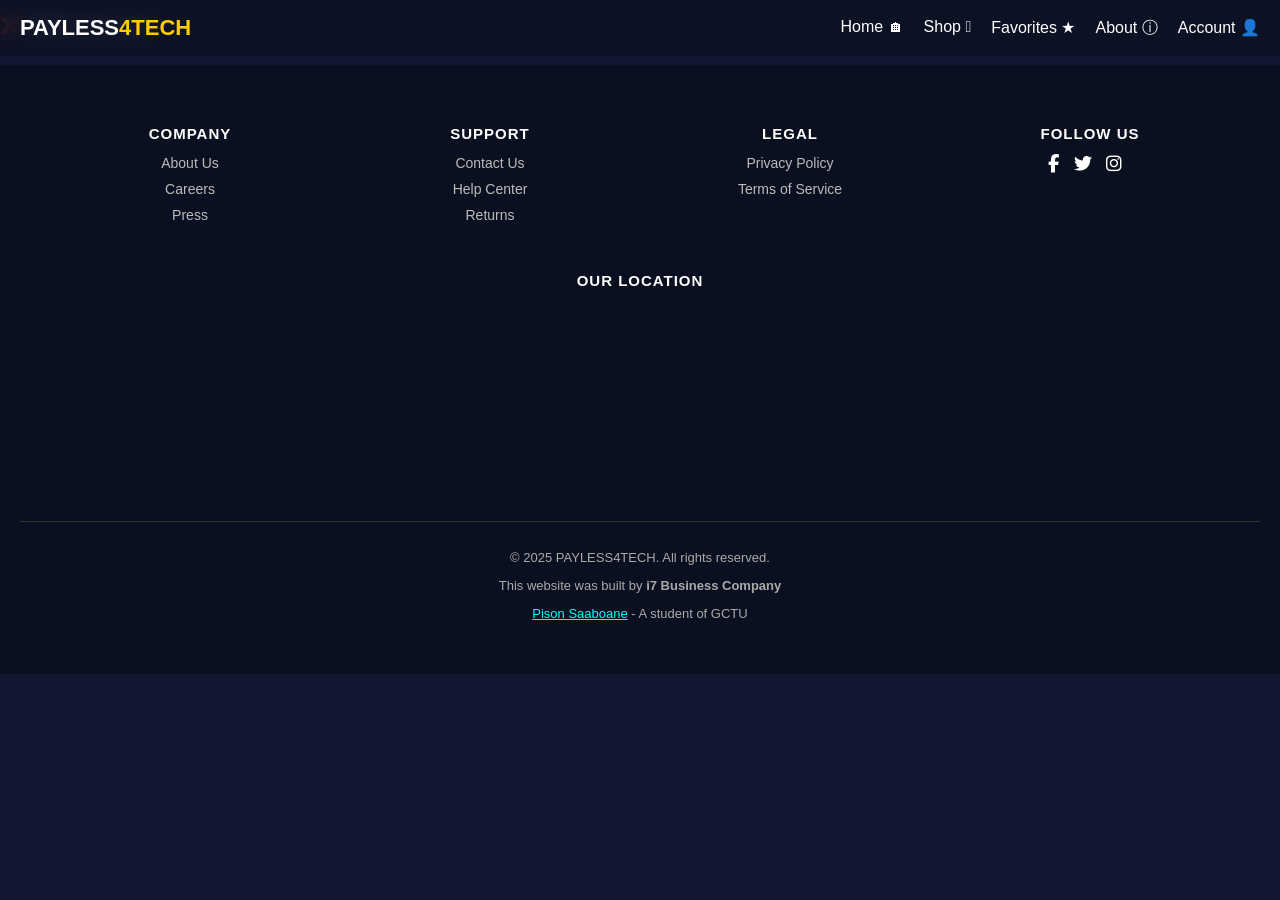
<file: product-details.html>
<!DOCTYPE html>
<html lang="en">
<head>
  <meta charset="UTF-8">
  <meta name="viewport" content="width=device-width, initial-scale=1.0">
  <!-- Add this in your <head> to load the icons -->
<link rel="stylesheet" href="https://cdnjs.cloudflare.com/ajax/libs/font-awesome/6.4.0/css/all.min.css">
  <title>Product Details - PAYLESS4TECH</title>
  <style>
    body {
      font-family: Arial, sans-serif;
      background: #111631;
      background-size: cover;
      color: #ffffff;
      flex-direction: column;
      margin: 0;
      /* keep header inside the viewport */
* { box-sizing: border-box; }
html, body { overflow-x: hidden; }  /* stops horizontal creep */

    }
    /* ===== Header / Nav ===== */
header {
  background: rgba(11,16,32,.75);
  color: #fff;
  display: flex;
  backdrop-filter: blur(10px);
  justify-content: space-between;
  align-items: center;
  padding: 15px 20px;
  position: fixed;  
  top: 0;
  left: 0;
  width: 100%;
  z-index: 1000;      /* make sure it’s above other content */
}

header .logo {
  font-size: 22px;
  font-weight: bold;
}

header .logo span {
  color: #ffcc00;
}
main {
  flex: 1; /* pushes footer down */
}

nav {
  display: flex;
}

nav a {
  color: #fff;
  margin-left: 20px;
  text-decoration: none;
  font-size: 16px;
}

nav a.active {
  border-bottom: 2px solid #ffcc00;
  padding-bottom: 2px;
}

/* Hamburger (hidden on desktop) */
.hamburger {
  display: none;
  flex-direction: column;
  cursor: pointer;
  padding: 8px;          /* bigger tap area */
  margin-left: auto;     /* sticks to the right inside header */
  z-index: 1100;         /* above dropdown */
}
.hamburger div {
  width: 25px;
  height: 3px;
  background: #fff;
  margin: 4px 0;
  border-radius: 2px;
}


/* Mobile nav (hidden by default) */
.mobile-nav {
  display: none;
  flex-direction: column;
  position: fixed;                   /* was absolute */
  top: 60px;                         /* sits just under the fixed header */
  right: 16px;                       /* pull it inside the screen edge */
  width: min(220px, calc(100vw - 32px)); /* never exceed viewport */
  background: #0b3d91;
  padding: 10px;
  border-radius: 10px;
  box-shadow: 0 12px 24px rgba(0,0,0,.35);
  z-index: 1100;
}
.mobile-nav a {
  color: #fff;
  margin: 10px 0;
  text-decoration: none;
  font-size: 16px;
  white-space: nowrap;               /* links don’t wrap weirdly */
}

.details-container {
  display: flex;
  gap: 2rem;
  align-items: flex-start;
  margin: 20px;
  margin-top: 40px;   /* pushes it down */
  padding: 20px;      /* space inside the box */
  margin-left: auto;
  margin-right: auto; /* centers it */
  flex-wrap: wrap; /* ensures it wraps on small screens */
}

.details-image {
  flex: 1 1 300px; /* minimum 300px, then shrink/grow */
  display: flex;
  justify-content: center;
}

.details-image img {
  max-width: 100%;
  border-radius: 10px;
  box-shadow: 0 2px 6px rgba(0,0,0,0.2);
}

.details-info {
  flex: 2 1 400px; /* takes more space than image */
}

.details-info h2 {
  margin-bottom: 10px;
  font-size: 1.8rem;
}

.details-info p {
  line-height: 1.6;
  margin-bottom: 15px;
}

.product-price {
  font-size: 1.5rem;
  font-weight: bold;
  margin: 15px 0;
  color: #0077cc; /* adjust to your theme */
}

.actions {
  display: flex;
  flex-wrap: wrap;
  gap: 1rem;
}

.actions button {
  padding: 10px 20px;
  border: none;
  border-radius: 6px;
  cursor: pointer;
  transition: transform 0.2s ease;
}

.actions button:hover {
  transform: translateY(-2px);
}

.actions .buy {
  display: inline-block;
  padding: 10px 18px;
  border: none;
  border-radius: 25px;  /* <-- makes buttons rounded */
  cursor: pointer;
  font-size: 14px;
  font-weight: 500;
  text-align: center;
  transition: 0.3s;
  background: #28a745;
  color: white;
}

.actions .buy:hover {
  background-color: #010e1a;
  transform: translateY(-3px);   /* 👈 lift up */
  box-shadow: 0 6px 12px rgba(0,0,0,0.2);
}
.actions .fav {
  display: inline-block;
  padding: 10px 18px;
  border: none;
  border-radius: 25px;  /* <-- makes buttons rounded */
  cursor: pointer;
  font-size: 14px;
  font-weight: 500;
  text-align: center;
  transition: 0.3s;
  background: #ff9800;
  color: white;
}
.actions .fav:hover {
  background-color: #010e1a;
  transform: translateY(-3px);   /* 👈 lift up */
  box-shadow: 0 6px 12px rgba(0,0,0,0.2);
}

/* ✅ Responsive: stack on small screens */
@media (max-width: 768px) {
  .details-container {
    flex-direction: column;
    align-items: center;
    text-align: center;
  }

  .details-info {
    flex: 1 1 auto;
    margin-top: 20px;
  }

  .actions {
    justify-content: center;
  }
}
 .details-image {
  display: flex;
  flex-direction: column;
  align-items: center;
}

.details-image img {
  max-width: 350px;
  border-radius: 10px;
  margin-bottom: 10px;
  box-shadow: 0 2px 6px rgba(0,0,0,0.2);
}
.details-image img.zoomed {
  transform: scale(2);   /* zoom level */
  cursor: zoom-out;
}

.thumbnails {
  display: flex;
  gap: 10px;
  flex-wrap: wrap;
  justify-content: center;
}

.thumbnails img {
  width: 60px;
  height: 60px;
  object-fit: cover;
  border: 2px solid #ddd;
  border-radius: 8px;
  cursor: pointer;
  transition: transform 0.2s, border-color 0.2s;
}

.thumbnails img:hover {
  transform: scale(1.1);
  border-color: #007bff;
}

footer {
      background: #0b3d91;
      color: white;
      text-align: center;
      padding: 15px;
      padding-bottom: 15px;
      margin-top: 30px;
    }

/* Responsive behavior */
@media (max-width: 768px) {
  nav {
    display: none;
  }
  .hamburger {
    display: flex;
  }
}
/* Lightbox overlay */
.lightbox {
  display: none; 
  position: fixed;
  z-index: 9999;
  padding: 20px;
  top: 0; left: 0;
  width: 100%; height: 100%;
  background: rgba(0,0,0,0.9);
  justify-content: center;
  align-items: center;
}

.lightbox img {
  max-width: 90%;
  max-height: 90%;
  border-radius: 10px;
  cursor: zoom-out;
  transition: transform 0.3s ease;
}

.lightbox img:hover {
  transform: scale(1.05);
}

.lightbox .close {
  position: absolute;
  top: 20px;
  right: 35px;
  font-size: 40px;
  font-weight: bold;
  color: white;
  cursor: pointer;
}

  </style>
</head>
<body>

  <!-- ===== Header / Nav ===== -->
<header>
  <div class="logo">PAYLESS<span>4TECH</span></div>

  <!-- Desktop Nav -->
  <nav id="mainNav"></nav>

  <div class="hamburger" onclick="toggleMenu()">
    <div></div>
    <div></div>
    <div></div>
  </div>

  <!-- Mobile Nav -->
  <div class="mobile-nav" id="mobileNav"></div>
</header>

  <!-- MAIN PRODUCT DETAILS -->
  <main>
    <section class="product-details" id="productDetails">
      <p>Loading product details...</p>
    </section>
  </main>

   <!-- ===== Footer Placeholder ===== -->
<div id="footer-placeholder"></div>
  <script>
    // ================= CONTACT INFO =================
const CONTACT = { 
  whatsapp: '233200000000', 
  phone: '+233200000000', 
  email: 'shop@example.com', 
  businessName: 'PAYLESS' 
};

    function toggleMenu() {
      const nav = document.getElementById('mobileNav');
      nav.style.display = nav.style.display === 'flex' ? 'none' : 'flex';
    }

    // Now the Account button in your navbar is dynamic:
    // If a user is logged in → clicking it sends them to user-account.html.
    // If not logged in → clicking it sends them to login/register.
    document.addEventListener("DOMContentLoaded", () => {
    const user = localStorage.getItem("paylessUser");
    const accountLink = document.getElementById("accountLink");
    if (accountLink) { // <-- check if element exists
    if (user) {
      accountLink.href = "PAYLESS4TECH-Useraccount.html"; // redirect to logged-in account page
    } else {
      accountLink.href = "PAYLESS4TECH-Account.html"; // stay login/register page
    }
  }
  });

   // Toggle mobile menu
  function toggleMenu() {
    const nav = document.getElementById("mobileNav");
    nav.style.display = nav.style.display === "flex" ? "none" : "flex";
  }

  // Build nav dynamically (desktop + mobile)
  function buildNav(container, user) {
    container.innerHTML = `
      <a href="index.html">Home 🏠︎</a>
      <a href="PAYLESS4TECH-shop.html">Shop 𖠩</a>
      <a href="favorites.html">Favorites ★</a>
      <a href="about.html">About ⓘ</a>
    `;

    if (user) {
      if (user.role === "admin") {
        container.innerHTML += `<a href="PAYLESS4TECH-Admin-dashboard.html">Admin Dashboard 🛡️</a>`;
      } else {
        container.innerHTML += `<a href="PAYLESS4TECH-Useraccount.html">Profile 𖨆</a>`;
      }
      container.innerHTML += `<a href="#" onclick="logout()">Logout ⤷</a>`;
    } else {
      container.innerHTML += `<a href="PAYLESS4TECH-Account.html">Account 👤</a>`;
    }
  }

  // Run after page loads
  document.addEventListener("DOMContentLoaded", () => {
    const user = JSON.parse(localStorage.getItem("paylessUser"));
    const mainNav = document.getElementById("mainNav");
    const mobileNav = document.getElementById("mobileNav");

    buildNav(mainNav, user);
    buildNav(mobileNav, user);
  });

  // Logout function
  function logout() {
    localStorage.removeItem("paylessUser");
    alert("Logged out!");
    window.location.href = "index.html";
  }

    // Load product details
    function loadProductDetails() {
      const productId = localStorage.getItem("selectedProductId");

      // Load both sample + admin products
const SAMPLE_PRODUCTS = [
  {id:'p1', category:'Laptop', brand:'HP', model:'EliteBook 840 G5', name:'HP EliteBook 840 G5', price:5500, currency:'GHS', img:'images/hp-elitebook.jpg', created:20240725},
  {id:'p2', category:'Laptop', brand:'Dell', model:'Latitude 7400', name:'Dell Latitude 7400', price:6200, currency:'GHS', img:'images/dell-latitude.jpg', created:20240720}
];
const ADMIN_PRODUCTS = JSON.parse(localStorage.getItem("paylessProducts") || "[]");
const ALL_PRODUCTS = [...SAMPLE_PRODUCTS, ...ADMIN_PRODUCTS];

// Now find product by ID
const product = ALL_PRODUCTS.find(p => p.id === productId);

      const detailsDiv = document.getElementById("productDetails");

      if (!product) {
  detailsDiv.innerHTML = "<p>❌ Product not found.</p>";
  return;
}

// Use multiple images if available
const images = product.images && product.images.length > 0 ? product.images : [product.img];

detailsDiv.innerHTML = `
  <div class="details-container">
    <div class="details-image">
      <!-- Main image -->
      <img id="mainImage" src="${images[0]}" alt="${product.name}">
      
      <!-- Thumbnails -->
      <div class="thumbnails">
        ${images.map(img => `<img class="thumb" src="${img}" alt="thumb">`).join("")}
      </div>
    </div>

    <div class="details-info">
      <h2>${product.name}</h2>
      <p>${product.desc || product.description || ""}</p>
      <div class="product-price">${product.price} GHS</div>
      
      <div class="actions">
        <a class="btn buy" 
          href="https://wa.me/${CONTACT.whatsapp}?text=${encodeURIComponent(`Hello ${CONTACT.businessName}, I'm interested in ${product.name || product.brand+" "+product.model}. Please send price & availability.`)}" 
          target="_blank" rel="noopener">Buy Now (WA)</a>
        
        <button class="btn fav ${getFavs().has(product.id) ? "active" : ""}" 
          onclick="toggleFavorite('${product.id}', this)">
          ${getFavs().has(product.id) ? "Saved" : "Save to Favorites"}
        </button>
      </div>
    </div>
  </div>
`;

// -------------------
// EXTRA BEHAVIOR
// -------------------

// Make thumbnails clickable to change main image
const mainImg = document.getElementById("mainImage");
document.querySelectorAll(".thumb").forEach(thumb => {
  thumb.addEventListener("click", () => {
    mainImg.src = thumb.src;
  });
});

// Add zoom on click/tap
if (mainImg) {
  mainImg.addEventListener("click", () => {
    if (mainImg.classList.contains("zoomed")) {
      mainImg.classList.remove("zoomed");
    } else {
      mainImg.classList.add("zoomed");
    }
  });
}
}

    // === Shared Favorites System (same as shop/home) ===
function getFavKey() {
  const user = JSON.parse(localStorage.getItem("paylessUser"));
  return user ? "favorites_" + user.email : "favorites_guest";
}
function getFavs() {
  return new Set(JSON.parse(localStorage.getItem(getFavKey()) || "[]"));
}
function saveFavs(set) {
  localStorage.setItem(getFavKey(), JSON.stringify([...set]));
}

function toggleFavorite(productId, btn) {
  const set = getFavs();
  if (set.has(productId)) {
    set.delete(productId);
    btn.textContent = "Save to Favorites";
    btn.classList.remove("active");
  } else {
    set.add(productId);
    btn.textContent = "Saved";
    btn.classList.add("active");
  }
  saveFavs(set);
}


    // Init
    document.addEventListener("DOMContentLoaded", () => {
      const user = JSON.parse(localStorage.getItem("paylessUser"));
      buildNav(document.getElementById("mainNav"), user);
      buildNav(document.getElementById("mobileNav"), user);
      loadProductDetails();
    });

    fetch("footer.html")
    .then(response => response.text())
    .then(data => {
      document.getElementById("footer-placeholder").innerHTML = data;
    })
    .catch(error => console.error("Error loading footer:", error));
  </script>

  <!-- Lightbox Overlay -->
<div id="lightbox" class="lightbox">
  <span class="close">&times;</span>
  <img class="lightbox-content" id="lightboxImg" alt="zoomed image">
</div>

</body>
</html>
</file>
<file: darkmode-style.css>
.switch {
  position: relative;
  display: inline-block;
  width: 60px;
  height: 34px;
}

.switch input {
  opacity: 0;
  width: 0;
  height: 0;
}

.slider {
  position: absolute;
  cursor: pointer;
  top: 0; left: 0;
  right: 0; bottom: 0;
  background-color: #8c8c8c; /* default gray */
  transition: .4s;
  border-radius: 34px;
}

.slider:before {
  position: absolute;
  content: "";
  height: 26px;
  width: 26px;
  left: 4px;
  bottom: 4px;
  background-color: white;
  transition: .4s;
  border-radius: 50%;
}

input:checked + .slider {
  background-color: #4CAF50; /* green when dark mode */
}

input:checked + .slider:before {
  transform: translateX(26px);
}

/* Default (light mode → white) */
body {
  background: #ffffff;   /* white */
  color: #000000;        /* black text */
  transition: background 0.3s, color 0.3s;
}

/* Dark mode */
body.dark-mode {
  background: #111631;   /* dark navy/black */
  color: #e8ecf1;        /* light text */
}
</file>
